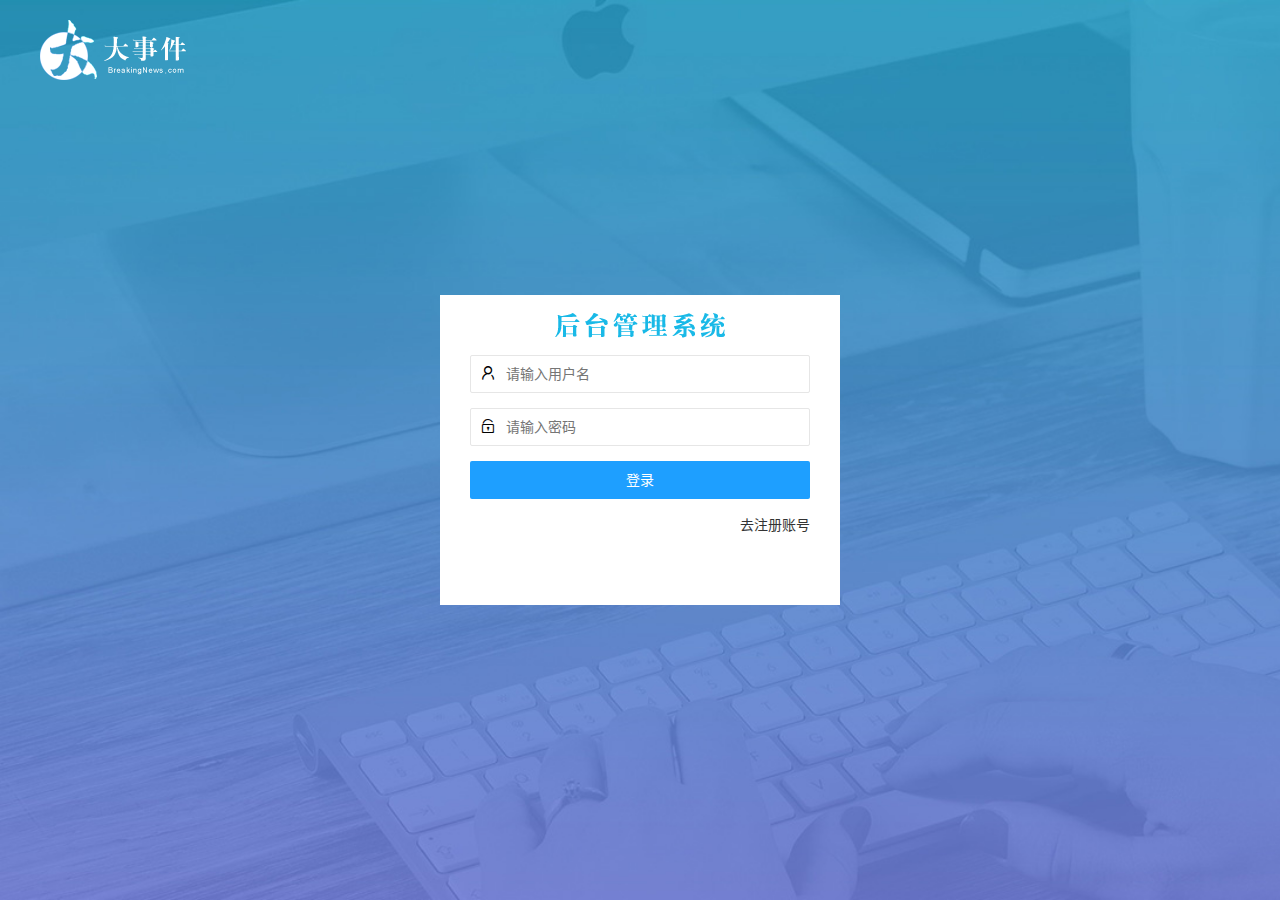
<file: index.html>
<script>
    // 身份认证
    if (localStorage.getItem('token') === null) {
        location.href = '/login.html'
    }
</script>
<!DOCTYPE html>
<html>

<head>
    <meta charset="utf-8">
    <meta name="viewport" content="width=device-width, initial-scale=1, maximum-scale=1">
    <title>大事件-后台首页</title>
    <link rel="stylesheet" href="/assets/lib/layui/css/layui.css">
    <link rel="stylesheet" href="/assets/css/index.css">
</head>

<body class="layui-layout-body">
    <div class="layui-layout layui-layout-admin">
        <div class="layui-header">
            <div class="layui-logo">
                <img src="/assets/images/logo.png" alt="">
            </div>
            <!-- 头部区域（可配合layui已有的水平导航） -->

            <ul class="layui-nav layui-layout-right">
                <li class="layui-nav-item">
                    <a href="javascript:;" class="info">
                        <span class="avator top">x</span>
                        <img src="" class="layui-nav-img">
                        个人中心
                    </a>
                    <dl class="layui-nav-child">
                        <dd><a href="">基本资料</a></dd>
                        <dd><a href="">更换头像</a></dd>
                        <dd><a href="">重置密码</a></dd>
                    </dl>
                </li>
                <li class="layui-nav-item logout">
                    <i class="layui-icon layui-icon-logout"></i>
                    <a href="javascript:;">退出</a>
                </li>
            </ul>
        </div>

        <div class="layui-side layui-bg-black">
            <div class="layui-side-scroll">
                <!-- 左侧导航区域（可配合layui已有的垂直导航） -->
                <ul class="layui-nav layui-nav-tree" lay-filter="test" lay-shrink="all">
                    <div class="info">
                        <span class="avator">B</span>
                        <img src="" class="layui-nav-img"></img>
                        欢迎&nbsp;&nbsp;<span class="username"></span>
                    </div>
                    <li class="layui-nav-item layui-this">
                        <a href="/home/dashboard.html" target="fm"><span class="iconfont">&#xe6a9;</span>首页</a>
                    </li>
                    <li class="layui-nav-item">
                        <a class="" href="javascript:;"><span class="iconfont">&#xe615;</span>文章管理</a>
                        <dl class="layui-nav-child">
                            <dd><a href="/article/category.html" target="fm"><i
                                        class="layui-icon layui-icon-app"></i>文章类别</a>
                            </dd>
                            <dd><a href="/article/article.html" target="fm"><i
                                        class="layui-icon layui-icon-app"></i>文章列表</a>
                            </dd>
                            <dd><a href="/article/publish.html" target="fm"><i
                                        class="layui-icon layui-icon-app"></i>发表文章</a>
                            </dd>
                        </dl>
                    </li>
                    <li class="layui-nav-item">
                        <a href="javascript:;"><span class="iconfont">&#xe614;</span>个人中心</a>
                        <dl class="layui-nav-child">
                            <dd><a href="/user/userinfo.html" target="fm"><i
                                        class="layui-icon layui-icon-app"></i>基本资料</a>
                            </dd>
                            <dd><a href="/user/avator.html" target="fm"><i
                                        class="layui-icon layui-icon-app"></i>更换头像</a>
                            </dd>
                            <dd><a href="/user/repwd.html" target="fm"><i class="layui-icon layui-icon-app"></i>重置密码</a>
                            </dd>
                        </dl>
                    </li>
                </ul>
            </div>
        </div>

        <div class="layui-body">
            <!-- 内容主体区域 -->
            <iframe src="/home/dashboard.html" name="fm" frameborder="0"></iframe>
        </div>

        <div class="layui-footer">
            <!-- 底部固定区域 -->

        </div>
    </div>
    <script src="/assets/lib/layui/layui.all.js"></script>
    <script src="/assets/lib/jquery.js"></script>
    <script src="/assets/js/common.js"></script>
    <script src="/assets/js/index.js"></script>

</body>

</html>
</file>
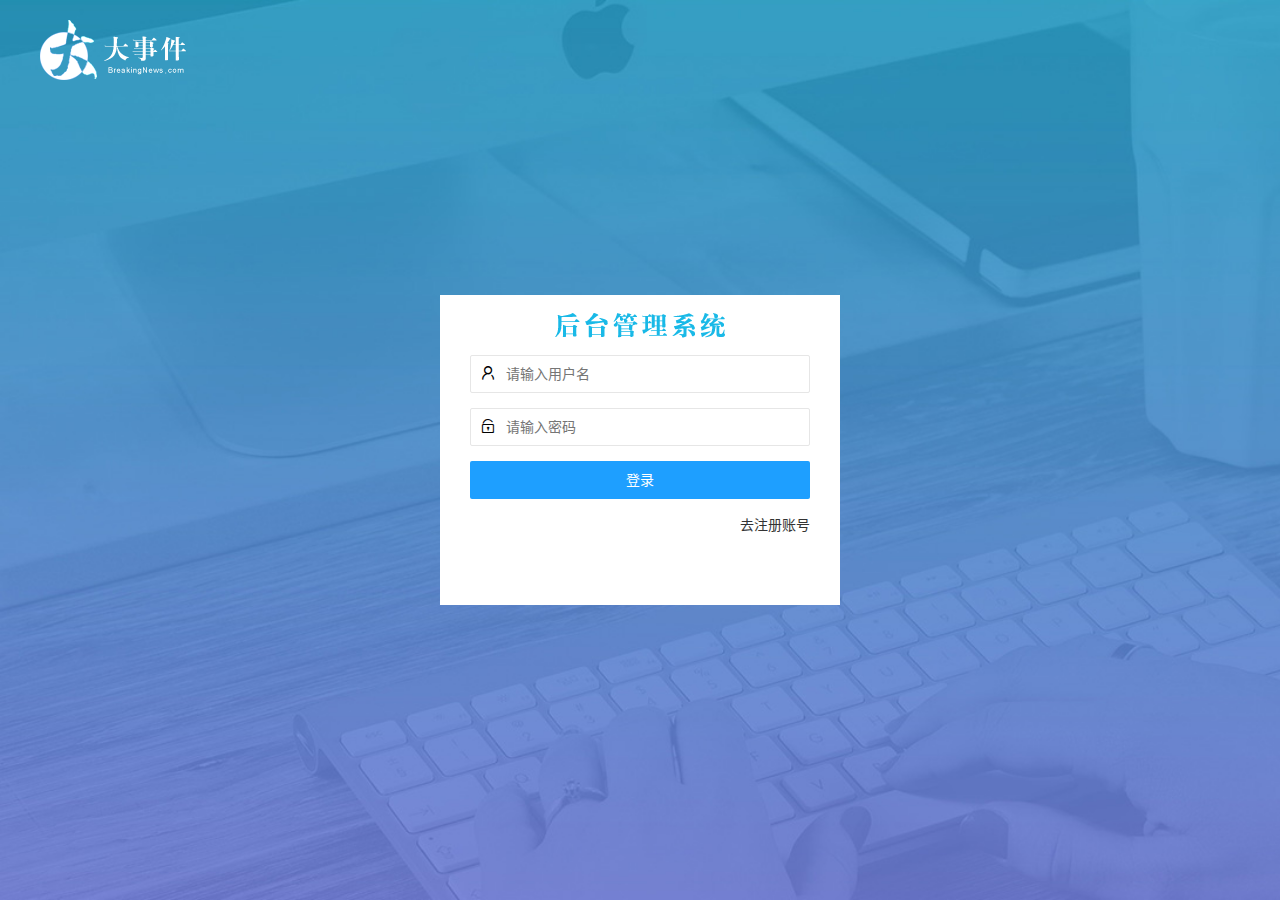
<file: login.html>
<!DOCTYPE html>
<html lang="zh-CN">

<head>
    <meta charset="UTF-8">
    <meta name="viewport" content="width=device-width, initial-scale=1.0">
    <title>大事件</title>
    <!-- 加载css文件 -->
    <link rel="stylesheet" href="/assets/lib/layui/css/layui.css">
    <link rel="stylesheet" href="/assets/css/login.css">

</head>

<body>

    <div class="logo">
        <img src="./assets/images/logo.png" alt="">
    </div>
    <!-- 登录 -->
    <div class="login">
        <div class="title"></div>
        <form class="layui-form" action="">
            <div class="layui-form-item">
                <i class="layui-icon layui-icon-username"></i>
                <input type="text" name="username" required lay-verify="required" placeholder="请输入用户名"
                    autocomplete="off" class="layui-input">
            </div>
            <div class="layui-form-item">
                <i class="layui-icon layui-icon-password"></i>
                <input type="password" name="password" required lay-verify="required" placeholder="请输入密码"
                    autocomplete="off" class="layui-input">
            </div>
            <div class="layui-form-item">
                <button class="layui-btn layui-btn-fluid layui-bg-blue" lay-submit lay-filter="formDemo">登录</button>
            </div>
            <a href="javascript:;">去注册账号</a>
        </form>
    </div>
    <!-- 注册 -->
    <div class="register">
        <div class="title"></div>
        <form class="layui-form" action="">
            <div class="layui-form-item">
                <i class="layui-icon layui-icon-username"></i>
                <input type="text" name="username" required lay-verify="required" placeholder="请输入用户名"
                    autocomplete="off" class="layui-input">
            </div>
            <div class="layui-form-item">
                <i class="layui-icon layui-icon-password"></i>
                <input type="password" name="password" required lay-verify="required|pwd" placeholder="请输入密码"
                    autocomplete="off" class="layui-input pwd">
            </div>
            <div class="layui-form-item">
                <i class="layui-icon layui-icon-password"></i>
                <input type="password" required lay-verify="required|repwd" placeholder="请确认密码" autocomplete="off"
                    class="layui-input repwd">
            </div>
            <div class="layui-form-item">
                <button class="layui-btn layui-btn-fluid layui-bg-blue" lay-submit lay-filter="formDemo">注册</button>
            </div>
            <a href="javascript:;">去登录</a>
        </form>
    </div>

    <!-- 加载js文件 -->
    <script src="/assets/lib/jquery.js"></script>
    <script src="/assets/lib/layui/layui.all.js"></script>
    <script src="/assets/js/common.js"></script>
    <script src="/assets/js/login.js"></script>
</body>

</html>
</file>
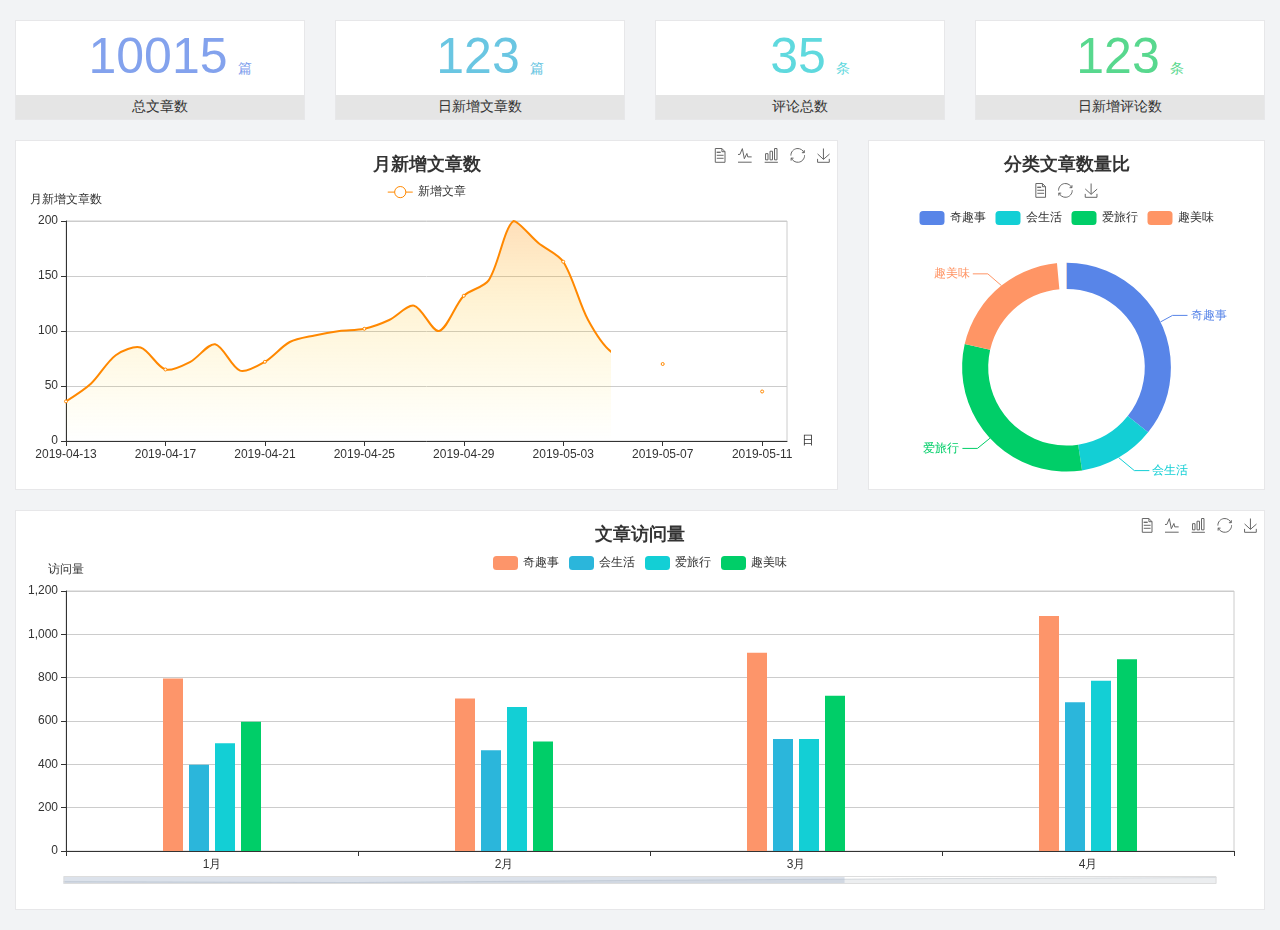
<file: home/dashboard.html>
<!DOCTYPE html>
<html lang="en">

<head>
  <meta charset="UTF-8">
  <meta name="viewport" content="width=device-width, initial-scale=1.0">
  <meta http-equiv="X-UA-Compatible" content="ie=edge">
  <title>图表统计</title>
  <link rel="stylesheet" href="../../assets/lib/bootstrap.css" />
  <link rel="stylesheet" href="../../assets/lib/main.css" />
  <script src="../../assets/lib/jquery.js"></script>
  <script type="text/javascript" src="../../assets/lib/echarts.min.js"></script>
</head>

<body>
  <div class="container-fluid">
    <div class="row spannel_list">
      <div class="col-sm-3 col-xs-6">
        <div class="spannel">
          <em>10015</em><span>篇</span>
          <b>总文章数</b>
        </div>
      </div>
      <div class="col-sm-3 col-xs-6">
        <div class="spannel scolor01">
          <em>123</em><span>篇</span>
          <b>日新增文章数</b>
        </div>
      </div>
      <div class="col-sm-3 col-xs-6">
        <div class="spannel scolor02">
          <em>35</em><span>条</span>
          <b>评论总数</b>
        </div>
      </div>
      <div class="col-sm-3 col-xs-6">
        <div class="spannel scolor03">
          <em>123</em><span>条</span>
          <b>日新增评论数</b>
        </div>
      </div>
    </div>
  </div>

  <div class="container-fluid">
    <div class="row curve-pie">
      <div class="col-lg-8 col-md-8">
        <div class="gragh_pannel" id="curve_show"></div>
      </div>
      <div class="col-lg-4 col-md-4">
        <div class="gragh_pannel" id="pie_show"></div>
      </div>
    </div>
  </div>

  <div class="container-fluid">
    <div class="column_pannel" id="column_show"></div>
  </div>

  <script>
    var oChart = echarts.init(document.getElementById('curve_show'));
    var aList_all = [
      { 'count': 36, 'date': '2019-04-13' },
      { 'count': 52, 'date': '2019-04-14' },
      { 'count': 78, 'date': '2019-04-15' },
      { 'count': 85, 'date': '2019-04-16' },
      { 'count': 65, 'date': '2019-04-17' },
      { 'count': 72, 'date': '2019-04-18' },
      { 'count': 88, 'date': '2019-04-19' },
      { 'count': 64, 'date': '2019-04-20' },
      { 'count': 72, 'date': '2019-04-21' },
      { 'count': 90, 'date': '2019-04-22' },
      { 'count': 96, 'date': '2019-04-23' },
      { 'count': 100, 'date': '2019-04-24' },
      { 'count': 102, 'date': '2019-04-25' },
      { 'count': 110, 'date': '2019-04-26' },
      { 'count': 123, 'date': '2019-04-27' },
      { 'count': 100, 'date': '2019-04-28' },
      { 'count': 132, 'date': '2019-04-29' },
      { 'count': 146, 'date': '2019-04-30' },
      { 'count': 200, 'date': '2019-05-01' },
      { 'count': 180, 'date': '2019-05-02' },
      { 'count': 163, 'date': '2019-05-03' },
      { 'count': 110, 'date': '2019-05-04' },
      { 'count': 80, 'date': '2019-05-05' },
      { 'count': 82, 'date': '2019-05-06' },
      { 'count': 70, 'date': '2019-05-07' },
      { 'count': 65, 'date': '2019-05-08' },
      { 'count': 54, 'date': '2019-05-09' },
      { 'count': 40, 'date': '2019-05-10' },
      { 'count': 45, 'date': '2019-05-11' },
      { 'count': 38, 'date': '2019-05-12' },
    ];

    let aCount = [];
    let aDate = [];

    for (var i = 0; i < aList_all.length; i++) {
      aCount.push(aList_all[i].count);
      aDate.push(aList_all[i].date);
    }

    var chartopt = {
      title: {
        text: '月新增文章数',
        left: 'center',
        top: '10'
      },
      tooltip: {
        trigger: 'axis'
      },
      legend: {
        data: ['新增文章'],
        top: '40'
      },
      toolbox: {
        show: true,
        feature: {
          mark: { show: true },
          dataView: { show: true, readOnly: false },
          magicType: { show: true, type: ['line', 'bar'] },
          restore: { show: true },
          saveAsImage: { show: true }
        }
      },
      calculable: true,
      xAxis: [
        {
          name: '日',
          type: 'category',
          boundaryGap: false,
          data: aDate
        }
      ],
      yAxis: [
        {
          name: '月新增文章数',
          type: 'value'
        }
      ],
      series: [
        {
          name: '新增文章',
          type: 'line',
          smooth: true,
          itemStyle: { normal: { areaStyle: { type: 'default' }, color: '#f80' }, lineStyle: { color: '#f80' } },
          data: aCount
        }],
      areaStyle: {
        normal: {
          color: new echarts.graphic.LinearGradient(0, 0, 0, 1, [{
            offset: 0,
            color: 'rgba(255,136,0,0.39)'
          }, {
            offset: .34,
            color: 'rgba(255,180,0,0.25)'
          }, {
            offset: 1,
            color: 'rgba(255,222,0,0.00)'
          }])

        }
      },
      grid: {
        show: true,
        x: 50,
        x2: 50,
        y: 80,
        height: 220
      }
    };

    oChart.setOption(chartopt);


    var oPie = echarts.init(document.getElementById('pie_show'));
    var oPieopt =
    {
      title: {
        top: 10,
        text: '分类文章数量比',
        x: 'center'
      },
      tooltip: {
        trigger: 'item',
        formatter: "{a} <br/>{b} : {c} ({d}%)"
      },
      color: ['#5885e8', '#13cfd5', '#00ce68', '#ff9565'],
      legend: {
        x: 'center',
        top: 65,
        data: ['奇趣事', '会生活', '爱旅行', '趣美味']
      },
      toolbox: {
        show: true,
        x: 'center',
        top: 35,
        feature: {
          mark: { show: true },
          dataView: { show: true, readOnly: false },
          magicType: {
            show: true,
            type: ['pie', 'funnel'],
            option: {
              funnel: {
                x: '25%',
                width: '50%',
                funnelAlign: 'left',
                max: 1548
              }
            }
          },
          restore: { show: true },
          saveAsImage: { show: true }
        }
      },
      calculable: true,
      series: [
        {
          name: '访问来源',
          type: 'pie',
          radius: ['45%', '60%'],
          center: ['50%', '65%'],
          data: [
            { value: 300, name: '奇趣事' },
            { value: 100, name: '会生活' },
            { value: 260, name: '爱旅行' },
            { value: 180, name: '趣美味' }
          ]
        }
      ]
    };
    oPie.setOption(oPieopt);



    var oColumn = this.echarts.init(document.getElementById('column_show'));
    var oColumnopt =
    {
      title: {
        text: '文章访问量',
        left: 'center',
        top: '10'
      },
      tooltip: {
        trigger: 'axis'
      },
      legend: {
        data: ['奇趣事', '会生活', '爱旅行', '趣美味'],
        top: '40'
      },
      toolbox: {
        show: true,
        feature: {
          mark: { show: true },
          dataView: { show: true, readOnly: false },
          magicType: { show: true, type: ['line', 'bar'] },
          restore: { show: true },
          saveAsImage: { show: true }
        }
      },
      calculable: true,
      xAxis: [
        {
          type: 'category',
          data: ['1月', '2月', '3月', '4月', '5月']
        }
      ],
      yAxis: [
        {
          name: '访问量',
          type: 'value'
        }
      ],
      series: [
        {
          name: '奇趣事',
          type: 'bar',
          barWidth: 20,
          itemStyle: {
            normal: { areaStyle: { type: 'default' }, color: '#fd956a' }
          },
          data: [800, 708, 920, 1090, 1200]
        },
        {
          name: '会生活',
          type: 'bar',
          barWidth: 20,
          itemStyle: {
            normal: { areaStyle: { type: 'default' }, color: '#2bb6db' }
          },
          data: [400, 468, 520, 690, 800]
        },
        {
          name: '爱旅行',
          type: 'bar',
          barWidth: 20,
          itemStyle: {
            normal: { areaStyle: { type: 'default' }, color: '#13cfd5' }
          },
          data: [500, 668, 520, 790, 900]
        },
        {
          name: '趣美味',
          type: 'bar',
          barWidth: 20,
          itemStyle: {
            normal: { areaStyle: { type: 'default' }, color: '#00ce68' }
          },
          data: [600, 508, 720, 890, 1000]
        }
      ],
      grid: {
        show: true,
        x: 50,
        x2: 30,
        y: 80,
        height: 260
      },
      dataZoom: [//给x轴设置滚动条
        {
          start: 0,//默认为0
          end: 100 - 1000 / 31,//默认为100
          type: 'slider',
          show: true,
          xAxisIndex: [0],
          handleSize: 0,//滑动条的 左右2个滑动条的大小
          height: 8,//组件高度
          left: 45, //左边的距离
          right: 50,//右边的距离
          bottom: 26,//右边的距离
          handleColor: '#ddd',//h滑动图标的颜色
          handleStyle: {
            borderColor: "#cacaca",
            borderWidth: "1",
            shadowBlur: 2,
            background: "#ddd",
            shadowColor: "#ddd",
          }
        }]
    };
    oColumn.setOption(oColumnopt);
  </script>
</body>

</html>
</file>
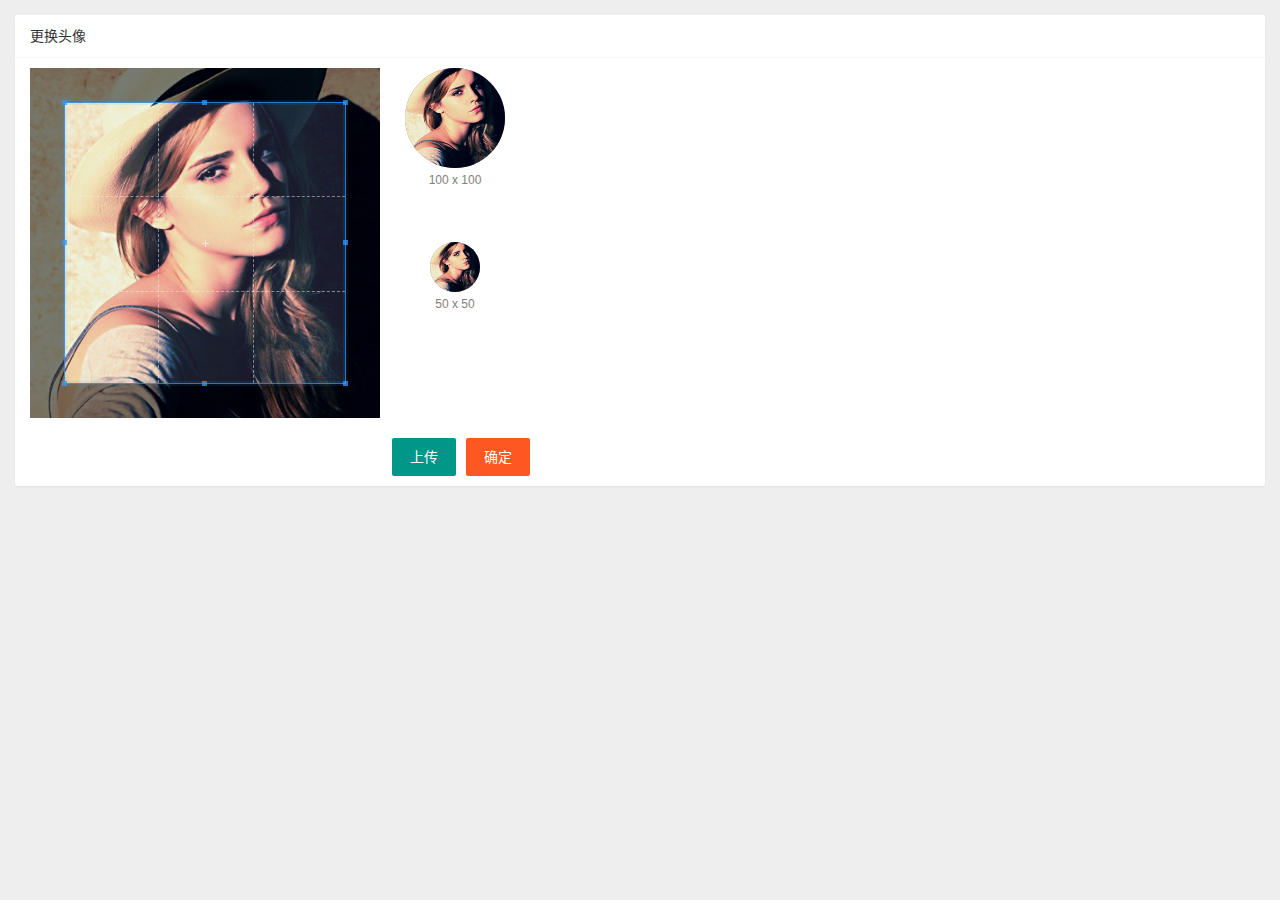
<file: user/avator.html>
<!DOCTYPE html>
<html lang="zh-CN">

<head>
    <meta charset="UTF-8">
    <meta name="viewport" content="width=device-width, initial-scale=1.0">
    <title>更换头像</title>
    <link rel="stylesheet" href="/assets/lib/layui/css/layui.css">
    <link rel="stylesheet" href="/assets/lib/cropper/cropper.css">
    <link rel="stylesheet" href="/assets/css/card.css">
    <link rel="stylesheet" href="/assets/css/user/avator.css">

</head>

<body>
    <div class="layui-card">
        <div class="layui-card-header">更换头像</div>
        <div class="layui-card-body">
            <!-- 第一行的图片裁剪和预览区域 -->
            <div class="row1">
                <!-- 图片裁剪区域 -->
                <div class="cropper-box">
                    <!-- 这个 img 标签很重要，将来会把它初始化为裁剪区域 -->
                    <img id="image" src="/assets/images/sample.jpg" />
                </div>
                <!-- 图片的预览区域 -->
                <div class="preview-box">
                    <div>
                        <!-- 宽高为 100px 的预览区域 -->
                        <div class="img-preview w100"></div>
                        <p class="size">100 x 100</p>
                    </div>
                    <div>
                        <!-- 宽高为 50px 的预览区域 -->
                        <div class="img-preview w50"></div>
                        <p class="size">50 x 50</p>
                    </div>
                </div>
            </div>

            <!-- 第二行的按钮区域 -->
            <div class="row2">
                <input type="file" id="file" accept="image/*" style="display: none;" />
                <button type="button" class="layui-btn upload">上传</button>
                <button type="button" class="layui-btn layui-btn-danger reAvator">确定</button>
            </div>
        </div>
    </div>

    <script src="/assets/lib/layui/layui.all.js"></script>
    <script src="/assets/lib/jquery.js"></script>
    <script src="/assets/lib/cropper/Cropper.js"></script>
    <script src="/assets/lib/cropper/jquery-cropper.js"></script>
    <script src="/assets/js/common.js"></script>
    <script src="/assets/js/user/avator.js"></script>
</body>

</html>
</file>
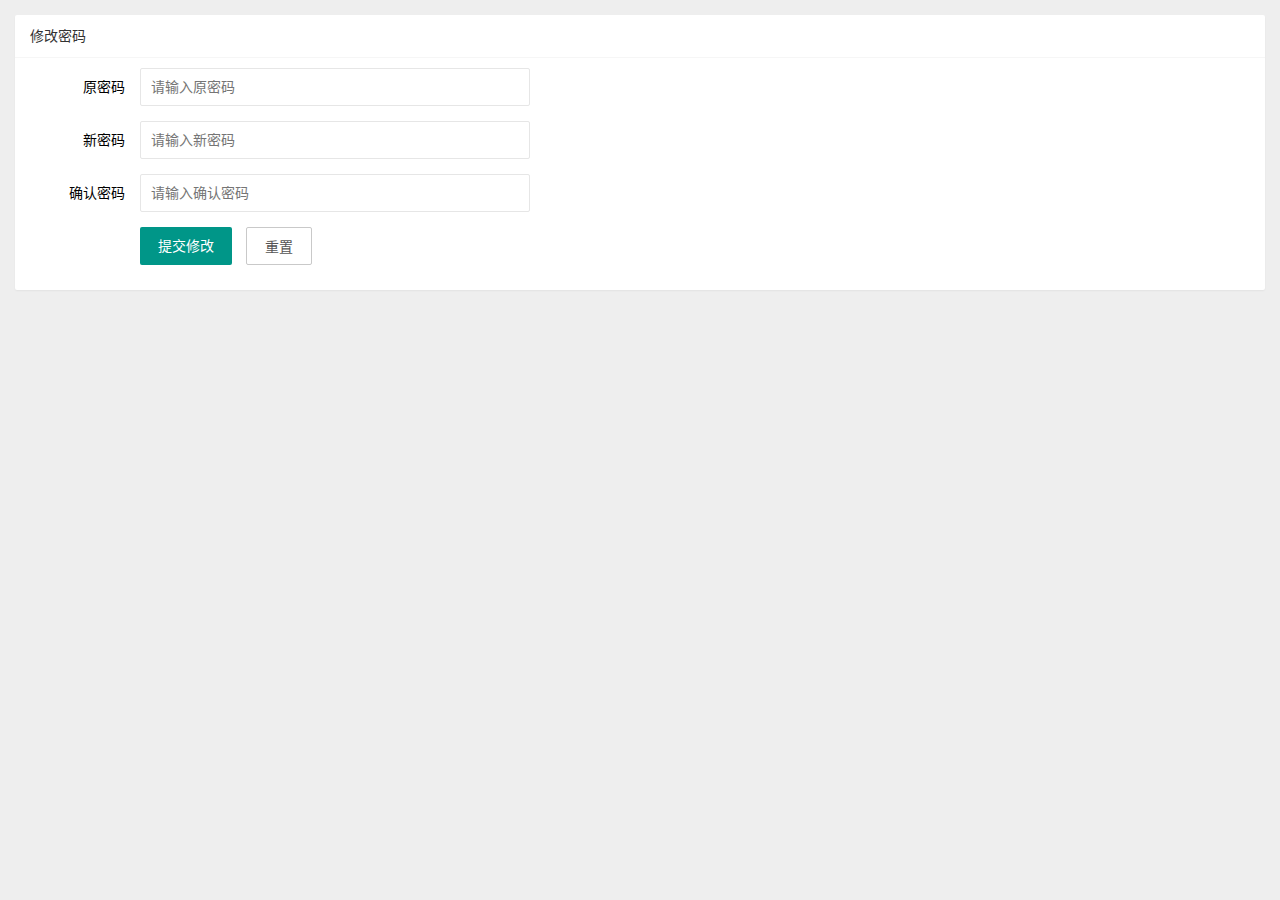
<file: user/repwd.html>
<!DOCTYPE html>
<html lang="zh-CN">

<head>
    <meta charset="UTF-8">
    <meta name="viewport" content="width=device-width, initial-scale=1.0">
    <title>修改密码</title>
    <link rel="stylesheet" href="/assets/lib/layui/css/layui.css">
    <link rel="stylesheet" href="/assets/css/card.css">
    <link rel="stylesheet" href="/assets/css/user/repwd.css">
</head>

<body>
    <div class="layui-card">
        <div class="layui-card-header">修改密码</div>
        <div class="layui-card-body">
            <form class="layui-form" action="" lay-filter="formTest">
                <div class="layui-form-item">
                    <label class="layui-form-label">原密码</label>
                    <div class="layui-input-block">
                        <input type="password" name="oldPwd" required lay-verify="required|pwd" placeholder="请输入原密码"
                            autocomplete="off" class="layui-input">
                    </div>
                </div>
                <div class="layui-form-item">
                    <label class="layui-form-label">新密码</label>
                    <div class="layui-input-block">
                        <input type="password" name="newPwd" required lay-verify="required|pwd|diff"
                            placeholder="请输入新密码" autocomplete="off" class="layui-input">
                    </div>
                </div>
                <div class="layui-form-item">
                    <label class="layui-form-label">确认密码</label>
                    <div class="layui-input-block">
                        <input type="password" name="rePwd" required lay-verify="required|pwd|same"
                            placeholder="请输入确认密码" autocomplete="off" class="layui-input">
                    </div>
                </div>
                <div class="layui-form-item">
                    <div class="layui-input-block">
                        <input type="hidden" name="id">
                        <button class="layui-btn" lay-submit lay-filter="formDemo">提交修改</button>
                        <button type="reset" class="layui-btn layui-btn-primary reset">重置</button>
                    </div>
                </div>
            </form>
        </div>
    </div>

    <script src="/assets/lib/layui/layui.all.js"></script>
    <script src="/assets/lib/jquery.js"></script>
    <script src="/assets/js/common.js"></script>
    <script src="/assets/js/user/repwd.js"></script>
</body>

</html>
</file>
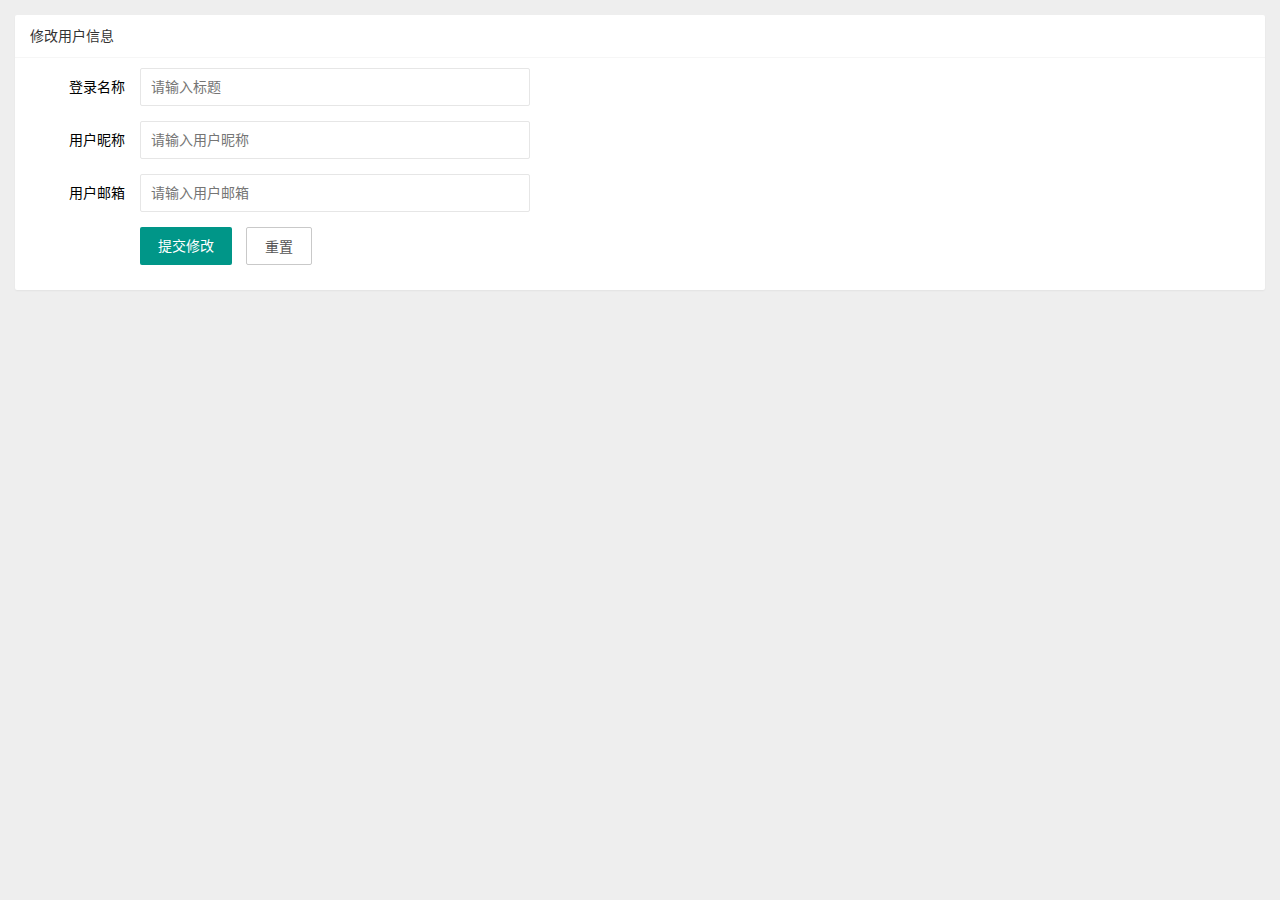
<file: user/userinfo.html>
<!DOCTYPE html>
<html lang="zh-CN">

<head>
    <meta charset="UTF-8">
    <meta name="viewport" content="width=device-width, initial-scale=1.0">
    <title>修改用户信息</title>
    <link rel="stylesheet" href="/assets/lib/layui/css/layui.css">
    <link rel="stylesheet" href="/assets/css/card.css">
    <link rel="stylesheet" href="/assets/css/user/userinfo.css">
</head>

<body>
    <div class="layui-card">
        <div class="layui-card-header">修改用户信息</div>
        <div class="layui-card-body">
            <form class="layui-form" action="" lay-filter="formTest">
                <div class="layui-form-item">
                    <label class="layui-form-label">登录名称</label>
                    <div class="layui-input-block">
                        <input type="text" name="username" disabled required lay-verify="required" placeholder="请输入标题"
                            autocomplete="off" class="layui-input">
                    </div>
                </div>
                <div class="layui-form-item">
                    <label class="layui-form-label">用户昵称</label>
                    <div class="layui-input-block">
                        <input type="text" name="nickname" required lay-verify="required" placeholder="请输入用户昵称"
                            autocomplete="off" class="layui-input">
                    </div>
                </div>
                <div class="layui-form-item">
                    <label class="layui-form-label">用户邮箱</label>
                    <div class="layui-input-block">
                        <input type="text" name="email" required lay-verify="required" placeholder="请输入用户邮箱"
                            autocomplete="off" class="layui-input">
                    </div>
                </div>
                <div class="layui-form-item">
                    <div class="layui-input-block">
                        <input type="hidden" name="id">
                        <button class="layui-btn" lay-submit lay-filter="formDemo">提交修改</button>
                        <button type="reset" class="layui-btn layui-btn-primary reset">重置</button>
                    </div>
                </div>
            </form>
        </div>
    </div>

    <script src="/assets/lib/layui/layui.all.js"></script>
    <script src="/assets/lib/jquery.js"></script>
    <script src="/assets/js/common.js"></script>
    <script src="/assets/js/user/userinfo.js"></script>
</body>

</html>
</file>
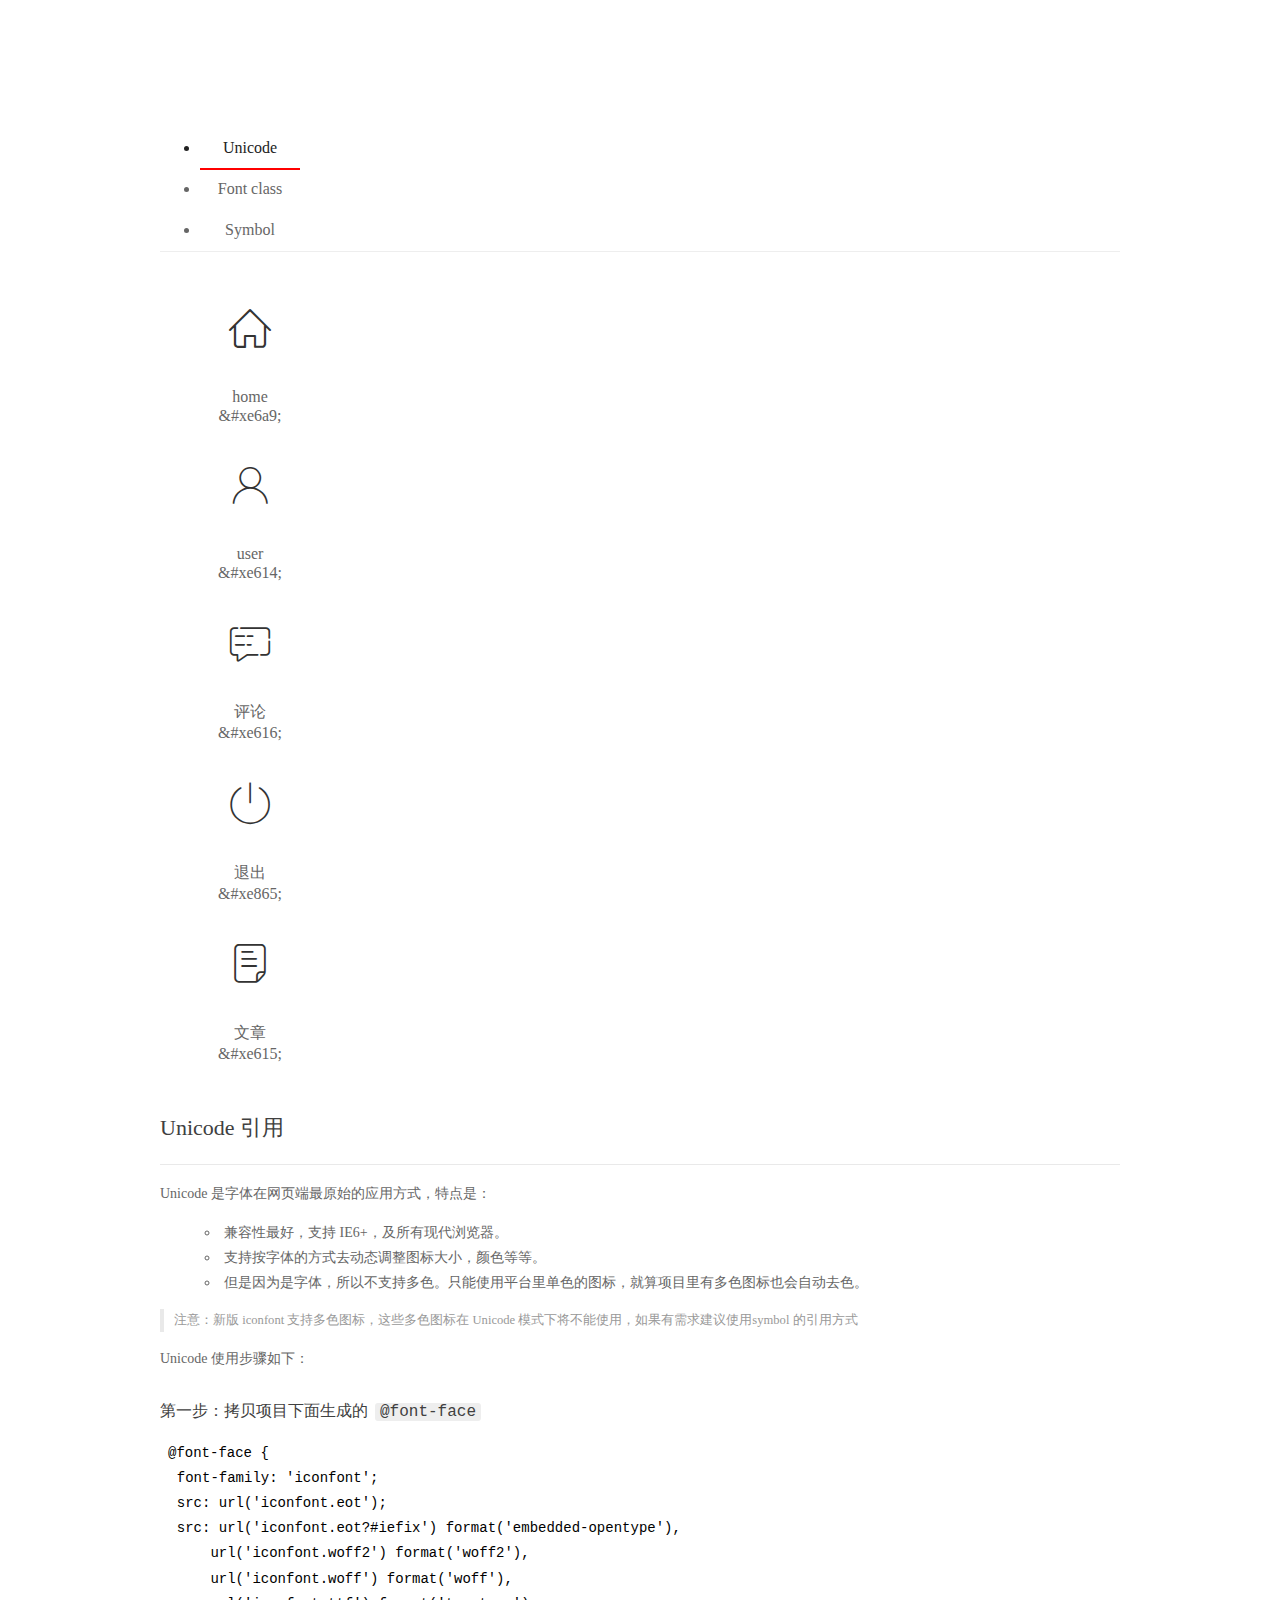
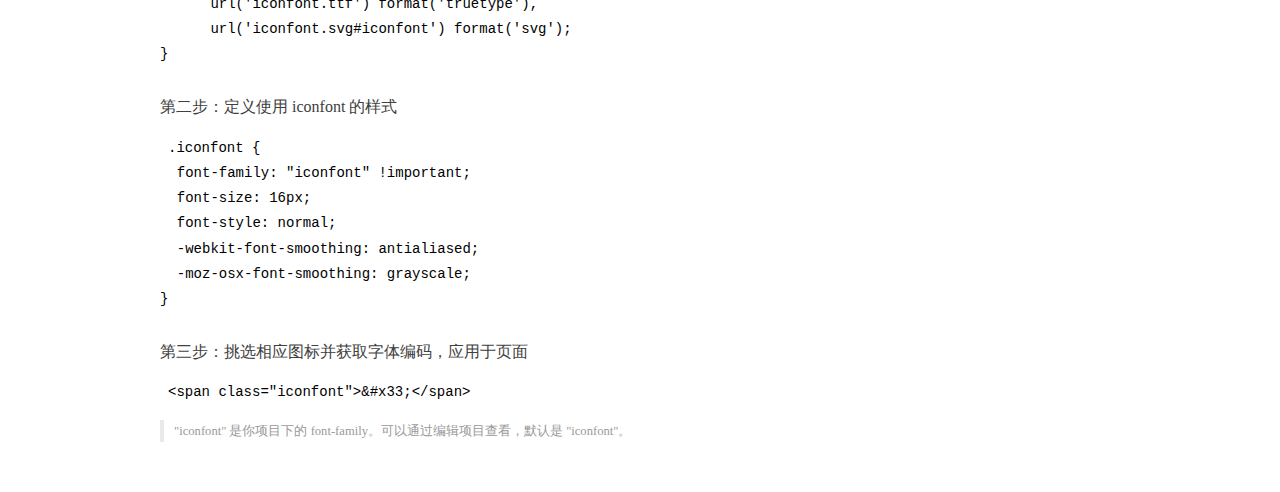
<file: assets/fonts/demo_index.html>
<!DOCTYPE html>
<html>
<head>
  <meta charset="utf-8"/>
  <title>IconFont Demo</title>
  <link rel="shortcut icon" href="https://gtms04.alicdn.com/tps/i4/TB1_oz6GVXXXXaFXpXXJDFnIXXX-64-64.ico" type="image/x-icon"/>
  <link rel="stylesheet" href="https://g.alicdn.com/thx/cube/1.3.2/cube.min.css">
  <link rel="stylesheet" href="demo.css">
  <link rel="stylesheet" href="iconfont.css">
  <script src="iconfont.js"></script>
  <!-- jQuery -->
  <script src="https://a1.alicdn.com/oss/uploads/2018/12/26/7bfddb60-08e8-11e9-9b04-53e73bb6408b.js"></script>
  <!-- 代码高亮 -->
  <script src="https://a1.alicdn.com/oss/uploads/2018/12/26/a3f714d0-08e6-11e9-8a15-ebf944d7534c.js"></script>
</head>
<body>
  <div class="main">
    <h1 class="logo"><a href="https://www.iconfont.cn/" title="iconfont 首页" target="_blank">&#xe86b;</a></h1>
    <div class="nav-tabs">
      <ul id="tabs" class="dib-box">
        <li class="dib active"><span>Unicode</span></li>
        <li class="dib"><span>Font class</span></li>
        <li class="dib"><span>Symbol</span></li>
      </ul>
      
    </div>
    <div class="tab-container">
      <div class="content unicode" style="display: block;">
          <ul class="icon_lists dib-box">
          
            <li class="dib">
              <span class="icon iconfont">&#xe6a9;</span>
                <div class="name">home</div>
                <div class="code-name">&amp;#xe6a9;</div>
              </li>
          
            <li class="dib">
              <span class="icon iconfont">&#xe614;</span>
                <div class="name">user</div>
                <div class="code-name">&amp;#xe614;</div>
              </li>
          
            <li class="dib">
              <span class="icon iconfont">&#xe616;</span>
                <div class="name">评论</div>
                <div class="code-name">&amp;#xe616;</div>
              </li>
          
            <li class="dib">
              <span class="icon iconfont">&#xe865;</span>
                <div class="name">退出</div>
                <div class="code-name">&amp;#xe865;</div>
              </li>
          
            <li class="dib">
              <span class="icon iconfont">&#xe615;</span>
                <div class="name">文章</div>
                <div class="code-name">&amp;#xe615;</div>
              </li>
          
          </ul>
          <div class="article markdown">
          <h2 id="unicode-">Unicode 引用</h2>
          <hr>

          <p>Unicode 是字体在网页端最原始的应用方式，特点是：</p>
          <ul>
            <li>兼容性最好，支持 IE6+，及所有现代浏览器。</li>
            <li>支持按字体的方式去动态调整图标大小，颜色等等。</li>
            <li>但是因为是字体，所以不支持多色。只能使用平台里单色的图标，就算项目里有多色图标也会自动去色。</li>
          </ul>
          <blockquote>
            <p>注意：新版 iconfont 支持多色图标，这些多色图标在 Unicode 模式下将不能使用，如果有需求建议使用symbol 的引用方式</p>
          </blockquote>
          <p>Unicode 使用步骤如下：</p>
          <h3 id="-font-face">第一步：拷贝项目下面生成的 <code>@font-face</code></h3>
<pre><code class="language-css"
>@font-face {
  font-family: 'iconfont';
  src: url('iconfont.eot');
  src: url('iconfont.eot?#iefix') format('embedded-opentype'),
      url('iconfont.woff2') format('woff2'),
      url('iconfont.woff') format('woff'),
      url('iconfont.ttf') format('truetype'),
      url('iconfont.svg#iconfont') format('svg');
}
</code></pre>
          <h3 id="-iconfont-">第二步：定义使用 iconfont 的样式</h3>
<pre><code class="language-css"
>.iconfont {
  font-family: "iconfont" !important;
  font-size: 16px;
  font-style: normal;
  -webkit-font-smoothing: antialiased;
  -moz-osx-font-smoothing: grayscale;
}
</code></pre>
          <h3 id="-">第三步：挑选相应图标并获取字体编码，应用于页面</h3>
<pre>
<code class="language-html"
>&lt;span class="iconfont"&gt;&amp;#x33;&lt;/span&gt;
</code></pre>
          <blockquote>
            <p>"iconfont" 是你项目下的 font-family。可以通过编辑项目查看，默认是 "iconfont"。</p>
          </blockquote>
          </div>
      </div>
      <div class="content font-class">
        <ul class="icon_lists dib-box">
          
          <li class="dib">
            <span class="icon iconfont icon-home"></span>
            <div class="name">
              home
            </div>
            <div class="code-name">.icon-home
            </div>
          </li>
          
          <li class="dib">
            <span class="icon iconfont icon-user"></span>
            <div class="name">
              user
            </div>
            <div class="code-name">.icon-user
            </div>
          </li>
          
          <li class="dib">
            <span class="icon iconfont icon-pinglun"></span>
            <div class="name">
              评论
            </div>
            <div class="code-name">.icon-pinglun
            </div>
          </li>
          
          <li class="dib">
            <span class="icon iconfont icon-tuichu"></span>
            <div class="name">
              退出
            </div>
            <div class="code-name">.icon-tuichu
            </div>
          </li>
          
          <li class="dib">
            <span class="icon iconfont icon-16"></span>
            <div class="name">
              文章
            </div>
            <div class="code-name">.icon-16
            </div>
          </li>
          
        </ul>
        <div class="article markdown">
        <h2 id="font-class-">font-class 引用</h2>
        <hr>

        <p>font-class 是 Unicode 使用方式的一种变种，主要是解决 Unicode 书写不直观，语意不明确的问题。</p>
        <p>与 Unicode 使用方式相比，具有如下特点：</p>
        <ul>
          <li>兼容性良好，支持 IE8+，及所有现代浏览器。</li>
          <li>相比于 Unicode 语意明确，书写更直观。可以很容易分辨这个 icon 是什么。</li>
          <li>因为使用 class 来定义图标，所以当要替换图标时，只需要修改 class 里面的 Unicode 引用。</li>
          <li>不过因为本质上还是使用的字体，所以多色图标还是不支持的。</li>
        </ul>
        <p>使用步骤如下：</p>
        <h3 id="-fontclass-">第一步：引入项目下面生成的 fontclass 代码：</h3>
<pre><code class="language-html">&lt;link rel="stylesheet" href="./iconfont.css"&gt;
</code></pre>
        <h3 id="-">第二步：挑选相应图标并获取类名，应用于页面：</h3>
<pre><code class="language-html">&lt;span class="iconfont icon-xxx"&gt;&lt;/span&gt;
</code></pre>
        <blockquote>
          <p>"
            iconfont" 是你项目下的 font-family。可以通过编辑项目查看，默认是 "iconfont"。</p>
        </blockquote>
      </div>
      </div>
      <div class="content symbol">
          <ul class="icon_lists dib-box">
          
            <li class="dib">
                <svg class="icon svg-icon" aria-hidden="true">
                  <use xlink:href="#icon-home"></use>
                </svg>
                <div class="name">home</div>
                <div class="code-name">#icon-home</div>
            </li>
          
            <li class="dib">
                <svg class="icon svg-icon" aria-hidden="true">
                  <use xlink:href="#icon-user"></use>
                </svg>
                <div class="name">user</div>
                <div class="code-name">#icon-user</div>
            </li>
          
            <li class="dib">
                <svg class="icon svg-icon" aria-hidden="true">
                  <use xlink:href="#icon-pinglun"></use>
                </svg>
                <div class="name">评论</div>
                <div class="code-name">#icon-pinglun</div>
            </li>
          
            <li class="dib">
                <svg class="icon svg-icon" aria-hidden="true">
                  <use xlink:href="#icon-tuichu"></use>
                </svg>
                <div class="name">退出</div>
                <div class="code-name">#icon-tuichu</div>
            </li>
          
            <li class="dib">
                <svg class="icon svg-icon" aria-hidden="true">
                  <use xlink:href="#icon-16"></use>
                </svg>
                <div class="name">文章</div>
                <div class="code-name">#icon-16</div>
            </li>
          
          </ul>
          <div class="article markdown">
          <h2 id="symbol-">Symbol 引用</h2>
          <hr>

          <p>这是一种全新的使用方式，应该说这才是未来的主流，也是平台目前推荐的用法。相关介绍可以参考这篇<a href="">文章</a>
            这种用法其实是做了一个 SVG 的集合，与另外两种相比具有如下特点：</p>
          <ul>
            <li>支持多色图标了，不再受单色限制。</li>
            <li>通过一些技巧，支持像字体那样，通过 <code>font-size</code>, <code>color</code> 来调整样式。</li>
            <li>兼容性较差，支持 IE9+，及现代浏览器。</li>
            <li>浏览器渲染 SVG 的性能一般，还不如 png。</li>
          </ul>
          <p>使用步骤如下：</p>
          <h3 id="-symbol-">第一步：引入项目下面生成的 symbol 代码：</h3>
<pre><code class="language-html">&lt;script src="./iconfont.js"&gt;&lt;/script&gt;
</code></pre>
          <h3 id="-css-">第二步：加入通用 CSS 代码（引入一次就行）：</h3>
<pre><code class="language-html">&lt;style&gt;
.icon {
  width: 1em;
  height: 1em;
  vertical-align: -0.15em;
  fill: currentColor;
  overflow: hidden;
}
&lt;/style&gt;
</code></pre>
          <h3 id="-">第三步：挑选相应图标并获取类名，应用于页面：</h3>
<pre><code class="language-html">&lt;svg class="icon" aria-hidden="true"&gt;
  &lt;use xlink:href="#icon-xxx"&gt;&lt;/use&gt;
&lt;/svg&gt;
</code></pre>
          </div>
      </div>

    </div>
  </div>
  <script>
  $(document).ready(function () {
      $('.tab-container .content:first').show()

      $('#tabs li').click(function (e) {
        var tabContent = $('.tab-container .content')
        var index = $(this).index()

        if ($(this).hasClass('active')) {
          return
        } else {
          $('#tabs li').removeClass('active')
          $(this).addClass('active')

          tabContent.hide().eq(index).fadeIn()
        }
      })
    })
  </script>
</body>
</html>
</file>
<file: assets/lib/layui/css/layui.css>
/** layui-v2.5.6 MIT License By https://www.layui.com */
 .layui-inline,img{display:inline-block;vertical-align:middle}h1,h2,h3,h4,h5,h6{font-weight:400}.layui-edge,.layui-header,.layui-inline,.layui-main{position:relative}.layui-body,.layui-edge,.layui-elip{overflow:hidden}.layui-btn,.layui-edge,.layui-inline,img{vertical-align:middle}.layui-btn,.layui-disabled,.layui-icon,.layui-unselect{-moz-user-select:none;-webkit-user-select:none;-ms-user-select:none}.layui-elip,.layui-form-checkbox span,.layui-form-pane .layui-form-label{text-overflow:ellipsis;white-space:nowrap}.layui-breadcrumb,.layui-tree-btnGroup{visibility:hidden}blockquote,body,button,dd,div,dl,dt,form,h1,h2,h3,h4,h5,h6,input,li,ol,p,pre,td,textarea,th,ul{margin:0;padding:0;-webkit-tap-highlight-color:rgba(0,0,0,0)}a:active,a:hover{outline:0}img{border:none}li{list-style:none}table{border-collapse:collapse;border-spacing:0}h4,h5,h6{font-size:100%}button,input,optgroup,option,select,textarea{font-family:inherit;font-size:inherit;font-style:inherit;font-weight:inherit;outline:0}pre{white-space:pre-wrap;white-space:-moz-pre-wrap;white-space:-pre-wrap;white-space:-o-pre-wrap;word-wrap:break-word}body{line-height:24px;font:14px Helvetica Neue,Helvetica,PingFang SC,Tahoma,Arial,sans-serif}hr{height:1px;margin:10px 0;border:0;clear:both}a{color:#333;text-decoration:none}a:hover{color:#777}a cite{font-style:normal;*cursor:pointer}.layui-border-box,.layui-border-box *{box-sizing:border-box}.layui-box,.layui-box *{box-sizing:content-box}.layui-clear{clear:both;*zoom:1}.layui-clear:after{content:'\20';clear:both;*zoom:1;display:block;height:0}.layui-inline{*display:inline;*zoom:1}.layui-edge{display:inline-block;width:0;height:0;border-width:6px;border-style:dashed;border-color:transparent}.layui-edge-top{top:-4px;border-bottom-color:#999;border-bottom-style:solid}.layui-edge-right{border-left-color:#999;border-left-style:solid}.layui-edge-bottom{top:2px;border-top-color:#999;border-top-style:solid}.layui-edge-left{border-right-color:#999;border-right-style:solid}.layui-disabled,.layui-disabled:hover{color:#d2d2d2!important;cursor:not-allowed!important}.layui-circle{border-radius:100%}.layui-show{display:block!important}.layui-hide{display:none!important}@font-face{font-family:layui-icon;src:url(../font/iconfont.eot?v=256);src:url(../font/iconfont.eot?v=256#iefix) format('embedded-opentype'),url(../font/iconfont.woff2?v=256) format('woff2'),url(../font/iconfont.woff?v=256) format('woff'),url(../font/iconfont.ttf?v=256) format('truetype'),url(../font/iconfont.svg?v=256#layui-icon) format('svg')}.layui-icon{font-family:layui-icon!important;font-size:16px;font-style:normal;-webkit-font-smoothing:antialiased;-moz-osx-font-smoothing:grayscale}.layui-icon-reply-fill:before{content:"\e611"}.layui-icon-set-fill:before{content:"\e614"}.layui-icon-menu-fill:before{content:"\e60f"}.layui-icon-search:before{content:"\e615"}.layui-icon-share:before{content:"\e641"}.layui-icon-set-sm:before{content:"\e620"}.layui-icon-engine:before{content:"\e628"}.layui-icon-close:before{content:"\1006"}.layui-icon-close-fill:before{content:"\1007"}.layui-icon-chart-screen:before{content:"\e629"}.layui-icon-star:before{content:"\e600"}.layui-icon-circle-dot:before{content:"\e617"}.layui-icon-chat:before{content:"\e606"}.layui-icon-release:before{content:"\e609"}.layui-icon-list:before{content:"\e60a"}.layui-icon-chart:before{content:"\e62c"}.layui-icon-ok-circle:before{content:"\1005"}.layui-icon-layim-theme:before{content:"\e61b"}.layui-icon-table:before{content:"\e62d"}.layui-icon-right:before{content:"\e602"}.layui-icon-left:before{content:"\e603"}.layui-icon-cart-simple:before{content:"\e698"}.layui-icon-face-cry:before{content:"\e69c"}.layui-icon-face-smile:before{content:"\e6af"}.layui-icon-survey:before{content:"\e6b2"}.layui-icon-tree:before{content:"\e62e"}.layui-icon-ie:before{content:"\e7bb"}.layui-icon-upload-circle:before{content:"\e62f"}.layui-icon-add-circle:before{content:"\e61f"}.layui-icon-download-circle:before{content:"\e601"}.layui-icon-templeate-1:before{content:"\e630"}.layui-icon-util:before{content:"\e631"}.layui-icon-face-surprised:before{content:"\e664"}.layui-icon-edit:before{content:"\e642"}.layui-icon-speaker:before{content:"\e645"}.layui-icon-down:before{content:"\e61a"}.layui-icon-file:before{content:"\e621"}.layui-icon-layouts:before{content:"\e632"}.layui-icon-rate-half:before{content:"\e6c9"}.layui-icon-add-circle-fine:before{content:"\e608"}.layui-icon-prev-circle:before{content:"\e633"}.layui-icon-read:before{content:"\e705"}.layui-icon-404:before{content:"\e61c"}.layui-icon-carousel:before{content:"\e634"}.layui-icon-help:before{content:"\e607"}.layui-icon-code-circle:before{content:"\e635"}.layui-icon-windows:before{content:"\e67f"}.layui-icon-water:before{content:"\e636"}.layui-icon-username:before{content:"\e66f"}.layui-icon-find-fill:before{content:"\e670"}.layui-icon-about:before{content:"\e60b"}.layui-icon-location:before{content:"\e715"}.layui-icon-up:before{content:"\e619"}.layui-icon-pause:before{content:"\e651"}.layui-icon-date:before{content:"\e637"}.layui-icon-layim-uploadfile:before{content:"\e61d"}.layui-icon-delete:before{content:"\e640"}.layui-icon-play:before{content:"\e652"}.layui-icon-top:before{content:"\e604"}.layui-icon-firefox:before{content:"\e686"}.layui-icon-friends:before{content:"\e612"}.layui-icon-refresh-3:before{content:"\e9aa"}.layui-icon-ok:before{content:"\e605"}.layui-icon-layer:before{content:"\e638"}.layui-icon-face-smile-fine:before{content:"\e60c"}.layui-icon-dollar:before{content:"\e659"}.layui-icon-group:before{content:"\e613"}.layui-icon-layim-download:before{content:"\e61e"}.layui-icon-picture-fine:before{content:"\e60d"}.layui-icon-link:before{content:"\e64c"}.layui-icon-diamond:before{content:"\e735"}.layui-icon-log:before{content:"\e60e"}.layui-icon-key:before{content:"\e683"}.layui-icon-rate-solid:before{content:"\e67a"}.layui-icon-fonts-del:before{content:"\e64f"}.layui-icon-unlink:before{content:"\e64d"}.layui-icon-fonts-clear:before{content:"\e639"}.layui-icon-triangle-r:before{content:"\e623"}.layui-icon-circle:before{content:"\e63f"}.layui-icon-radio:before{content:"\e643"}.layui-icon-align-center:before{content:"\e647"}.layui-icon-align-right:before{content:"\e648"}.layui-icon-align-left:before{content:"\e649"}.layui-icon-loading-1:before{content:"\e63e"}.layui-icon-return:before{content:"\e65c"}.layui-icon-fonts-strong:before{content:"\e62b"}.layui-icon-upload:before{content:"\e67c"}.layui-icon-dialogue:before{content:"\e63a"}.layui-icon-video:before{content:"\e6ed"}.layui-icon-headset:before{content:"\e6fc"}.layui-icon-cellphone-fine:before{content:"\e63b"}.layui-icon-add-1:before{content:"\e654"}.layui-icon-face-smile-b:before{content:"\e650"}.layui-icon-fonts-html:before{content:"\e64b"}.layui-icon-screen-full:before{content:"\e622"}.layui-icon-form:before{content:"\e63c"}.layui-icon-cart:before{content:"\e657"}.layui-icon-camera-fill:before{content:"\e65d"}.layui-icon-tabs:before{content:"\e62a"}.layui-icon-heart-fill:before{content:"\e68f"}.layui-icon-fonts-code:before{content:"\e64e"}.layui-icon-ios:before{content:"\e680"}.layui-icon-at:before{content:"\e687"}.layui-icon-fire:before{content:"\e756"}.layui-icon-set:before{content:"\e716"}.layui-icon-fonts-u:before{content:"\e646"}.layui-icon-triangle-d:before{content:"\e625"}.layui-icon-tips:before{content:"\e702"}.layui-icon-picture:before{content:"\e64a"}.layui-icon-more-vertical:before{content:"\e671"}.layui-icon-bluetooth:before{content:"\e689"}.layui-icon-flag:before{content:"\e66c"}.layui-icon-loading:before{content:"\e63d"}.layui-icon-fonts-i:before{content:"\e644"}.layui-icon-refresh-1:before{content:"\e666"}.layui-icon-rmb:before{content:"\e65e"}.layui-icon-addition:before{content:"\e624"}.layui-icon-home:before{content:"\e68e"}.layui-icon-time:before{content:"\e68d"}.layui-icon-user:before{content:"\e770"}.layui-icon-notice:before{content:"\e667"}.layui-icon-chrome:before{content:"\e68a"}.layui-icon-edge:before{content:"\e68b"}.layui-icon-login-weibo:before{content:"\e675"}.layui-icon-voice:before{content:"\e688"}.layui-icon-upload-drag:before{content:"\e681"}.layui-icon-login-qq:before{content:"\e676"}.layui-icon-snowflake:before{content:"\e6b1"}.layui-icon-heart:before{content:"\e68c"}.layui-icon-logout:before{content:"\e682"}.layui-icon-file-b:before{content:"\e655"}.layui-icon-template:before{content:"\e663"}.layui-icon-transfer:before{content:"\e691"}.layui-icon-auz:before{content:"\e672"}.layui-icon-console:before{content:"\e665"}.layui-icon-app:before{content:"\e653"}.layui-icon-prev:before{content:"\e65a"}.layui-icon-website:before{content:"\e7ae"}.layui-icon-next:before{content:"\e65b"}.layui-icon-component:before{content:"\e857"}.layui-icon-android:before{content:"\e684"}.layui-icon-more:before{content:"\e65f"}.layui-icon-login-wechat:before{content:"\e677"}.layui-icon-shrink-right:before{content:"\e668"}.layui-icon-spread-left:before{content:"\e66b"}.layui-icon-camera:before{content:"\e660"}.layui-icon-note:before{content:"\e66e"}.layui-icon-refresh:before{content:"\e669"}.layui-icon-female:before{content:"\e661"}.layui-icon-male:before{content:"\e662"}.layui-icon-screen-restore:before{content:"\e758"}.layui-icon-password:before{content:"\e673"}.layui-icon-senior:before{content:"\e674"}.layui-icon-theme:before{content:"\e66a"}.layui-icon-tread:before{content:"\e6c5"}.layui-icon-praise:before{content:"\e6c6"}.layui-icon-star-fill:before{content:"\e658"}.layui-icon-rate:before{content:"\e67b"}.layui-icon-template-1:before{content:"\e656"}.layui-icon-vercode:before{content:"\e679"}.layui-icon-service:before{content:"\e626"}.layui-icon-cellphone:before{content:"\e678"}.layui-icon-print:before{content:"\e66d"}.layui-icon-cols:before{content:"\e610"}.layui-icon-wifi:before{content:"\e7e0"}.layui-icon-export:before{content:"\e67d"}.layui-icon-rss:before{content:"\e808"}.layui-icon-slider:before{content:"\e714"}.layui-icon-email:before{content:"\e618"}.layui-icon-subtraction:before{content:"\e67e"}.layui-icon-mike:before{content:"\e6dc"}.layui-icon-light:before{content:"\e748"}.layui-icon-gift:before{content:"\e627"}.layui-icon-mute:before{content:"\e685"}.layui-icon-reduce-circle:before{content:"\e616"}.layui-icon-music:before{content:"\e690"}.layui-main{width:1140px;margin:0 auto}.layui-header{z-index:1000;height:60px}.layui-header a:hover{transition:all .5s;-webkit-transition:all .5s}.layui-side{position:fixed;left:0;top:0;bottom:0;z-index:999;width:200px;overflow-x:hidden}.layui-side-scroll{position:relative;width:220px;height:100%;overflow-x:hidden}.layui-body{position:absolute;left:200px;right:0;top:0;bottom:0;z-index:998;width:auto;overflow-y:auto;box-sizing:border-box}.layui-layout-body{overflow:hidden}.layui-layout-admin .layui-header{background-color:#23262E}.layui-layout-admin .layui-side{top:60px;width:200px;overflow-x:hidden}.layui-layout-admin .layui-body{position:fixed;top:60px;bottom:44px}.layui-layout-admin .layui-main{width:auto;margin:0 15px}.layui-layout-admin .layui-footer{position:fixed;left:200px;right:0;bottom:0;height:44px;line-height:44px;padding:0 15px;background-color:#eee}.layui-layout-admin .layui-logo{position:absolute;left:0;top:0;width:200px;height:100%;line-height:60px;text-align:center;color:#009688;font-size:16px}.layui-layout-admin .layui-header .layui-nav{background:0 0}.layui-layout-left{position:absolute!important;left:200px;top:0}.layui-layout-right{position:absolute!important;right:0;top:0}.layui-container{position:relative;margin:0 auto;padding:0 15px;box-sizing:border-box}.layui-fluid{position:relative;margin:0 auto;padding:0 15px}.layui-row:after,.layui-row:before{content:'';display:block;clear:both}.layui-col-lg1,.layui-col-lg10,.layui-col-lg11,.layui-col-lg12,.layui-col-lg2,.layui-col-lg3,.layui-col-lg4,.layui-col-lg5,.layui-col-lg6,.layui-col-lg7,.layui-col-lg8,.layui-col-lg9,.layui-col-md1,.layui-col-md10,.layui-col-md11,.layui-col-md12,.layui-col-md2,.layui-col-md3,.layui-col-md4,.layui-col-md5,.layui-col-md6,.layui-col-md7,.layui-col-md8,.layui-col-md9,.layui-col-sm1,.layui-col-sm10,.layui-col-sm11,.layui-col-sm12,.layui-col-sm2,.layui-col-sm3,.layui-col-sm4,.layui-col-sm5,.layui-col-sm6,.layui-col-sm7,.layui-col-sm8,.layui-col-sm9,.layui-col-xs1,.layui-col-xs10,.layui-col-xs11,.layui-col-xs12,.layui-col-xs2,.layui-col-xs3,.layui-col-xs4,.layui-col-xs5,.layui-col-xs6,.layui-col-xs7,.layui-col-xs8,.layui-col-xs9{position:relative;display:block;box-sizing:border-box}.layui-col-xs1,.layui-col-xs10,.layui-col-xs11,.layui-col-xs12,.layui-col-xs2,.layui-col-xs3,.layui-col-xs4,.layui-col-xs5,.layui-col-xs6,.layui-col-xs7,.layui-col-xs8,.layui-col-xs9{float:left}.layui-col-xs1{width:8.33333333%}.layui-col-xs2{width:16.66666667%}.layui-col-xs3{width:25%}.layui-col-xs4{width:33.33333333%}.layui-col-xs5{width:41.66666667%}.layui-col-xs6{width:50%}.layui-col-xs7{width:58.33333333%}.layui-col-xs8{width:66.66666667%}.layui-col-xs9{width:75%}.layui-col-xs10{width:83.33333333%}.layui-col-xs11{width:91.66666667%}.layui-col-xs12{width:100%}.layui-col-xs-offset1{margin-left:8.33333333%}.layui-col-xs-offset2{margin-left:16.66666667%}.layui-col-xs-offset3{margin-left:25%}.layui-col-xs-offset4{margin-left:33.33333333%}.layui-col-xs-offset5{margin-left:41.66666667%}.layui-col-xs-offset6{margin-left:50%}.layui-col-xs-offset7{margin-left:58.33333333%}.layui-col-xs-offset8{margin-left:66.66666667%}.layui-col-xs-offset9{margin-left:75%}.layui-col-xs-offset10{margin-left:83.33333333%}.layui-col-xs-offset11{margin-left:91.66666667%}.layui-col-xs-offset12{margin-left:100%}@media screen and (max-width:768px){.layui-hide-xs{display:none!important}.layui-show-xs-block{display:block!important}.layui-show-xs-inline{display:inline!important}.layui-show-xs-inline-block{display:inline-block!important}}@media screen and (min-width:768px){.layui-container{width:750px}.layui-hide-sm{display:none!important}.layui-show-sm-block{display:block!important}.layui-show-sm-inline{display:inline!important}.layui-show-sm-inline-block{display:inline-block!important}.layui-col-sm1,.layui-col-sm10,.layui-col-sm11,.layui-col-sm12,.layui-col-sm2,.layui-col-sm3,.layui-col-sm4,.layui-col-sm5,.layui-col-sm6,.layui-col-sm7,.layui-col-sm8,.layui-col-sm9{float:left}.layui-col-sm1{width:8.33333333%}.layui-col-sm2{width:16.66666667%}.layui-col-sm3{width:25%}.layui-col-sm4{width:33.33333333%}.layui-col-sm5{width:41.66666667%}.layui-col-sm6{width:50%}.layui-col-sm7{width:58.33333333%}.layui-col-sm8{width:66.66666667%}.layui-col-sm9{width:75%}.layui-col-sm10{width:83.33333333%}.layui-col-sm11{width:91.66666667%}.layui-col-sm12{width:100%}.layui-col-sm-offset1{margin-left:8.33333333%}.layui-col-sm-offset2{margin-left:16.66666667%}.layui-col-sm-offset3{margin-left:25%}.layui-col-sm-offset4{margin-left:33.33333333%}.layui-col-sm-offset5{margin-left:41.66666667%}.layui-col-sm-offset6{margin-left:50%}.layui-col-sm-offset7{margin-left:58.33333333%}.layui-col-sm-offset8{margin-left:66.66666667%}.layui-col-sm-offset9{margin-left:75%}.layui-col-sm-offset10{margin-left:83.33333333%}.layui-col-sm-offset11{margin-left:91.66666667%}.layui-col-sm-offset12{margin-left:100%}}@media screen and (min-width:992px){.layui-container{width:970px}.layui-hide-md{display:none!important}.layui-show-md-block{display:block!important}.layui-show-md-inline{display:inline!important}.layui-show-md-inline-block{display:inline-block!important}.layui-col-md1,.layui-col-md10,.layui-col-md11,.layui-col-md12,.layui-col-md2,.layui-col-md3,.layui-col-md4,.layui-col-md5,.layui-col-md6,.layui-col-md7,.layui-col-md8,.layui-col-md9{float:left}.layui-col-md1{width:8.33333333%}.layui-col-md2{width:16.66666667%}.layui-col-md3{width:25%}.layui-col-md4{width:33.33333333%}.layui-col-md5{width:41.66666667%}.layui-col-md6{width:50%}.layui-col-md7{width:58.33333333%}.layui-col-md8{width:66.66666667%}.layui-col-md9{width:75%}.layui-col-md10{width:83.33333333%}.layui-col-md11{width:91.66666667%}.layui-col-md12{width:100%}.layui-col-md-offset1{margin-left:8.33333333%}.layui-col-md-offset2{margin-left:16.66666667%}.layui-col-md-offset3{margin-left:25%}.layui-col-md-offset4{margin-left:33.33333333%}.layui-col-md-offset5{margin-left:41.66666667%}.layui-col-md-offset6{margin-left:50%}.layui-col-md-offset7{margin-left:58.33333333%}.layui-col-md-offset8{margin-left:66.66666667%}.layui-col-md-offset9{margin-left:75%}.layui-col-md-offset10{margin-left:83.33333333%}.layui-col-md-offset11{margin-left:91.66666667%}.layui-col-md-offset12{margin-left:100%}}@media screen and (min-width:1200px){.layui-container{width:1170px}.layui-hide-lg{display:none!important}.layui-show-lg-block{display:block!important}.layui-show-lg-inline{display:inline!important}.layui-show-lg-inline-block{display:inline-block!important}.layui-col-lg1,.layui-col-lg10,.layui-col-lg11,.layui-col-lg12,.layui-col-lg2,.layui-col-lg3,.layui-col-lg4,.layui-col-lg5,.layui-col-lg6,.layui-col-lg7,.layui-col-lg8,.layui-col-lg9{float:left}.layui-col-lg1{width:8.33333333%}.layui-col-lg2{width:16.66666667%}.layui-col-lg3{width:25%}.layui-col-lg4{width:33.33333333%}.layui-col-lg5{width:41.66666667%}.layui-col-lg6{width:50%}.layui-col-lg7{width:58.33333333%}.layui-col-lg8{width:66.66666667%}.layui-col-lg9{width:75%}.layui-col-lg10{width:83.33333333%}.layui-col-lg11{width:91.66666667%}.layui-col-lg12{width:100%}.layui-col-lg-offset1{margin-left:8.33333333%}.layui-col-lg-offset2{margin-left:16.66666667%}.layui-col-lg-offset3{margin-left:25%}.layui-col-lg-offset4{margin-left:33.33333333%}.layui-col-lg-offset5{margin-left:41.66666667%}.layui-col-lg-offset6{margin-left:50%}.layui-col-lg-offset7{margin-left:58.33333333%}.layui-col-lg-offset8{margin-left:66.66666667%}.layui-col-lg-offset9{margin-left:75%}.layui-col-lg-offset10{margin-left:83.33333333%}.layui-col-lg-offset11{margin-left:91.66666667%}.layui-col-lg-offset12{margin-left:100%}}.layui-col-space1{margin:-.5px}.layui-col-space1>*{padding:.5px}.layui-col-space2{margin:-1px}.layui-col-space2>*{padding:1px}.layui-col-space4{margin:-2px}.layui-col-space4>*{padding:2px}.layui-col-space5{margin:-2.5px}.layui-col-space5>*{padding:2.5px}.layui-col-space6{margin:-3px}.layui-col-space6>*{padding:3px}.layui-col-space8{margin:-4px}.layui-col-space8>*{padding:4px}.layui-col-space10{margin:-5px}.layui-col-space10>*{padding:5px}.layui-col-space12{margin:-6px}.layui-col-space12>*{padding:6px}.layui-col-space14{margin:-7px}.layui-col-space14>*{padding:7px}.layui-col-space15{margin:-7.5px}.layui-col-space15>*{padding:7.5px}.layui-col-space16{margin:-8px}.layui-col-space16>*{padding:8px}.layui-col-space18{margin:-9px}.layui-col-space18>*{padding:9px}.layui-col-space20{margin:-10px}.layui-col-space20>*{padding:10px}.layui-col-space22{margin:-11px}.layui-col-space22>*{padding:11px}.layui-col-space24{margin:-12px}.layui-col-space24>*{padding:12px}.layui-col-space25{margin:-12.5px}.layui-col-space25>*{padding:12.5px}.layui-col-space26{margin:-13px}.layui-col-space26>*{padding:13px}.layui-col-space28{margin:-14px}.layui-col-space28>*{padding:14px}.layui-col-space30{margin:-15px}.layui-col-space30>*{padding:15px}.layui-btn,.layui-input,.layui-select,.layui-textarea,.layui-upload-button{outline:0;-webkit-appearance:none;transition:all .3s;-webkit-transition:all .3s;box-sizing:border-box}.layui-elem-quote{margin-bottom:10px;padding:15px;line-height:22px;border-left:5px solid #009688;border-radius:0 2px 2px 0;background-color:#f2f2f2}.layui-quote-nm{border-style:solid;border-width:1px 1px 1px 5px;background:0 0}.layui-elem-field{margin-bottom:10px;padding:0;border-width:1px;border-style:solid}.layui-elem-field legend{margin-left:20px;padding:0 10px;font-size:20px;font-weight:300}.layui-field-title{margin:10px 0 20px;border-width:1px 0 0}.layui-field-box{padding:10px 15px}.layui-field-title .layui-field-box{padding:10px 0}.layui-progress{position:relative;height:6px;border-radius:20px;background-color:#e2e2e2}.layui-progress-bar{position:absolute;left:0;top:0;width:0;max-width:100%;height:6px;border-radius:20px;text-align:right;background-color:#5FB878;transition:all .3s;-webkit-transition:all .3s}.layui-progress-big,.layui-progress-big .layui-progress-bar{height:18px;line-height:18px}.layui-progress-text{position:relative;top:-20px;line-height:18px;font-size:12px;color:#666}.layui-progress-big .layui-progress-text{position:static;padding:0 10px;color:#fff}.layui-collapse{border-width:1px;border-style:solid;border-radius:2px}.layui-colla-content,.layui-colla-item{border-top-width:1px;border-top-style:solid}.layui-colla-item:first-child{border-top:none}.layui-colla-title{position:relative;height:42px;line-height:42px;padding:0 15px 0 35px;color:#333;background-color:#f2f2f2;cursor:pointer;font-size:14px;overflow:hidden}.layui-colla-content{display:none;padding:10px 15px;line-height:22px;color:#666}.layui-colla-icon{position:absolute;left:15px;top:0;font-size:14px}.layui-card{margin-bottom:15px;border-radius:2px;background-color:#fff;box-shadow:0 1px 2px 0 rgba(0,0,0,.05)}.layui-card:last-child{margin-bottom:0}.layui-card-header{position:relative;height:42px;line-height:42px;padding:0 15px;border-bottom:1px solid #f6f6f6;color:#333;border-radius:2px 2px 0 0;font-size:14px}.layui-bg-black,.layui-bg-blue,.layui-bg-cyan,.layui-bg-green,.layui-bg-orange,.layui-bg-red{color:#fff!important}.layui-card-body{position:relative;padding:10px 15px;line-height:24px}.layui-card-body[pad15]{padding:15px}.layui-card-body[pad20]{padding:20px}.layui-card-body .layui-table{margin:5px 0}.layui-card .layui-tab{margin:0}.layui-panel-window{position:relative;padding:15px;border-radius:0;border-top:5px solid #E6E6E6;background-color:#fff}.layui-auxiliar-moving{position:fixed;left:0;right:0;top:0;bottom:0;width:100%;height:100%;background:0 0;z-index:9999999999}.layui-form-label,.layui-form-mid,.layui-form-select,.layui-input-block,.layui-input-inline,.layui-textarea{position:relative}.layui-bg-red{background-color:#FF5722!important}.layui-bg-orange{background-color:#FFB800!important}.layui-bg-green{background-color:#009688!important}.layui-bg-cyan{background-color:#2F4056!important}.layui-bg-blue{background-color:#1E9FFF!important}.layui-bg-black{background-color:#393D49!important}.layui-bg-gray{background-color:#eee!important;color:#666!important}.layui-badge-rim,.layui-colla-content,.layui-colla-item,.layui-collapse,.layui-elem-field,.layui-form-pane .layui-form-item[pane],.layui-form-pane .layui-form-label,.layui-input,.layui-layedit,.layui-layedit-tool,.layui-quote-nm,.layui-select,.layui-tab-bar,.layui-tab-card,.layui-tab-title,.layui-tab-title .layui-this:after,.layui-textarea{border-color:#e6e6e6}.layui-timeline-item:before,hr{background-color:#e6e6e6}.layui-text{line-height:22px;font-size:14px;color:#666}.layui-text h1,.layui-text h2,.layui-text h3{font-weight:500;color:#333}.layui-text h1{font-size:30px}.layui-text h2{font-size:24px}.layui-text h3{font-size:18px}.layui-text a:not(.layui-btn){color:#01AAED}.layui-text a:not(.layui-btn):hover{text-decoration:underline}.layui-text ul{padding:5px 0 5px 15px}.layui-text ul li{margin-top:5px;list-style-type:disc}.layui-text em,.layui-word-aux{color:#999!important;padding:0 5px!important}.layui-btn{display:inline-block;height:38px;line-height:38px;padding:0 18px;background-color:#009688;color:#fff;white-space:nowrap;text-align:center;font-size:14px;border:none;border-radius:2px;cursor:pointer}.layui-btn:hover{opacity:.8;filter:alpha(opacity=80);color:#fff}.layui-btn:active{opacity:1;filter:alpha(opacity=100)}.layui-btn+.layui-btn{margin-left:10px}.layui-btn-container{font-size:0}.layui-btn-container .layui-btn{margin-right:10px;margin-bottom:10px}.layui-btn-container .layui-btn+.layui-btn{margin-left:0}.layui-table .layui-btn-container .layui-btn{margin-bottom:9px}.layui-btn-radius{border-radius:100px}.layui-btn .layui-icon{margin-right:3px;font-size:18px;vertical-align:bottom;vertical-align:middle\9}.layui-btn-primary{border:1px solid #C9C9C9;background-color:#fff;color:#555}.layui-btn-primary:hover{border-color:#009688;color:#333}.layui-btn-normal{background-color:#1E9FFF}.layui-btn-warm{background-color:#FFB800}.layui-btn-danger{background-color:#FF5722}.layui-btn-checked{background-color:#5FB878}.layui-btn-disabled,.layui-btn-disabled:active,.layui-btn-disabled:hover{border:1px solid #e6e6e6;background-color:#FBFBFB;color:#C9C9C9;cursor:not-allowed;opacity:1}.layui-btn-lg{height:44px;line-height:44px;padding:0 25px;font-size:16px}.layui-btn-sm{height:30px;line-height:30px;padding:0 10px;font-size:12px}.layui-btn-sm i{font-size:16px!important}.layui-btn-xs{height:22px;line-height:22px;padding:0 5px;font-size:12px}.layui-btn-xs i{font-size:14px!important}.layui-btn-group{display:inline-block;vertical-align:middle;font-size:0}.layui-btn-group .layui-btn{margin-left:0!important;margin-right:0!important;border-left:1px solid rgba(255,255,255,.5);border-radius:0}.layui-btn-group .layui-btn-primary{border-left:none}.layui-btn-group .layui-btn-primary:hover{border-color:#C9C9C9;color:#009688}.layui-btn-group .layui-btn:first-child{border-left:none;border-radius:2px 0 0 2px}.layui-btn-group .layui-btn-primary:first-child{border-left:1px solid #c9c9c9}.layui-btn-group .layui-btn:last-child{border-radius:0 2px 2px 0}.layui-btn-group .layui-btn+.layui-btn{margin-left:0}.layui-btn-group+.layui-btn-group{margin-left:10px}.layui-btn-fluid{width:100%}.layui-input,.layui-select,.layui-textarea{height:38px;line-height:1.3;line-height:38px\9;border-width:1px;border-style:solid;background-color:#fff;border-radius:2px}.layui-input::-webkit-input-placeholder,.layui-select::-webkit-input-placeholder,.layui-textarea::-webkit-input-placeholder{line-height:1.3}.layui-input,.layui-textarea{display:block;width:100%;padding-left:10px}.layui-input:hover,.layui-textarea:hover{border-color:#D2D2D2!important}.layui-input:focus,.layui-textarea:focus{border-color:#C9C9C9!important}.layui-textarea{min-height:100px;height:auto;line-height:20px;padding:6px 10px;resize:vertical}.layui-select{padding:0 10px}.layui-form input[type=checkbox],.layui-form input[type=radio],.layui-form select{display:none}.layui-form [lay-ignore]{display:initial}.layui-form-item{margin-bottom:15px;clear:both;*zoom:1}.layui-form-item:after{content:'\20';clear:both;*zoom:1;display:block;height:0}.layui-form-label{float:left;display:block;padding:9px 15px;width:80px;font-weight:400;line-height:20px;text-align:right}.layui-form-label-col{display:block;float:none;padding:9px 0;line-height:20px;text-align:left}.layui-form-item .layui-inline{margin-bottom:5px;margin-right:10px}.layui-input-block{margin-left:110px;min-height:36px}.layui-input-inline{display:inline-block;vertical-align:middle}.layui-form-item .layui-input-inline{float:left;width:190px;margin-right:10px}.layui-form-text .layui-input-inline{width:auto}.layui-form-mid{float:left;display:block;padding:9px 0!important;line-height:20px;margin-right:10px}.layui-form-danger+.layui-form-select .layui-input,.layui-form-danger:focus{border-color:#FF5722!important}.layui-form-select .layui-input{padding-right:30px;cursor:pointer}.layui-form-select .layui-edge{position:absolute;right:10px;top:50%;margin-top:-3px;cursor:pointer;border-width:6px;border-top-color:#c2c2c2;border-top-style:solid;transition:all .3s;-webkit-transition:all .3s}.layui-form-select dl{display:none;position:absolute;left:0;top:42px;padding:5px 0;z-index:899;min-width:100%;border:1px solid #d2d2d2;max-height:300px;overflow-y:auto;background-color:#fff;border-radius:2px;box-shadow:0 2px 4px rgba(0,0,0,.12);box-sizing:border-box}.layui-form-select dl dd,.layui-form-select dl dt{padding:0 10px;line-height:36px;white-space:nowrap;overflow:hidden;text-overflow:ellipsis}.layui-form-select dl dt{font-size:12px;color:#999}.layui-form-select dl dd{cursor:pointer}.layui-form-select dl dd:hover{background-color:#f2f2f2;-webkit-transition:.5s all;transition:.5s all}.layui-form-select .layui-select-group dd{padding-left:20px}.layui-form-select dl dd.layui-select-tips{padding-left:10px!important;color:#999}.layui-form-select dl dd.layui-this{background-color:#5FB878;color:#fff}.layui-form-checkbox,.layui-form-select dl dd.layui-disabled{background-color:#fff}.layui-form-selected dl{display:block}.layui-form-checkbox,.layui-form-checkbox *,.layui-form-switch{display:inline-block;vertical-align:middle}.layui-form-selected .layui-edge{margin-top:-9px;-webkit-transform:rotate(180deg);transform:rotate(180deg);margin-top:-3px\9}:root .layui-form-selected .layui-edge{margin-top:-9px\0/IE9}.layui-form-selectup dl{top:auto;bottom:42px}.layui-select-none{margin:5px 0;text-align:center;color:#999}.layui-select-disabled .layui-disabled{border-color:#eee!important}.layui-select-disabled .layui-edge{border-top-color:#d2d2d2}.layui-form-checkbox{position:relative;height:30px;line-height:30px;margin-right:10px;padding-right:30px;cursor:pointer;font-size:0;-webkit-transition:.1s linear;transition:.1s linear;box-sizing:border-box}.layui-form-checkbox span{padding:0 10px;height:100%;font-size:14px;border-radius:2px 0 0 2px;background-color:#d2d2d2;color:#fff;overflow:hidden}.layui-form-checkbox:hover span{background-color:#c2c2c2}.layui-form-checkbox i{position:absolute;right:0;top:0;width:30px;height:28px;border:1px solid #d2d2d2;border-left:none;border-radius:0 2px 2px 0;color:#fff;font-size:20px;text-align:center}.layui-form-checkbox:hover i{border-color:#c2c2c2;color:#c2c2c2}.layui-form-checked,.layui-form-checked:hover{border-color:#5FB878}.layui-form-checked span,.layui-form-checked:hover span{background-color:#5FB878}.layui-form-checked i,.layui-form-checked:hover i{color:#5FB878}.layui-form-item .layui-form-checkbox{margin-top:4px}.layui-form-checkbox[lay-skin=primary]{height:auto!important;line-height:normal!important;min-width:18px;min-height:18px;border:none!important;margin-right:0;padding-left:28px;padding-right:0;background:0 0}.layui-form-checkbox[lay-skin=primary] span{padding-left:0;padding-right:15px;line-height:18px;background:0 0;color:#666}.layui-form-checkbox[lay-skin=primary] i{right:auto;left:0;width:16px;height:16px;line-height:16px;border:1px solid #d2d2d2;font-size:12px;border-radius:2px;background-color:#fff;-webkit-transition:.1s linear;transition:.1s linear}.layui-form-checkbox[lay-skin=primary]:hover i{border-color:#5FB878;color:#fff}.layui-form-checked[lay-skin=primary] i{border-color:#5FB878!important;background-color:#5FB878;color:#fff}.layui-checkbox-disbaled[lay-skin=primary] span{background:0 0!important;color:#c2c2c2}.layui-checkbox-disbaled[lay-skin=primary]:hover i{border-color:#d2d2d2}.layui-form-item .layui-form-checkbox[lay-skin=primary]{margin-top:10px}.layui-form-switch{position:relative;height:22px;line-height:22px;min-width:35px;padding:0 5px;margin-top:8px;border:1px solid #d2d2d2;border-radius:20px;cursor:pointer;background-color:#fff;-webkit-transition:.1s linear;transition:.1s linear}.layui-form-switch i{position:absolute;left:5px;top:3px;width:16px;height:16px;border-radius:20px;background-color:#d2d2d2;-webkit-transition:.1s linear;transition:.1s linear}.layui-form-switch em{position:relative;top:0;width:25px;margin-left:21px;padding:0!important;text-align:center!important;color:#999!important;font-style:normal!important;font-size:12px}.layui-form-onswitch{border-color:#5FB878;background-color:#5FB878}.layui-checkbox-disbaled,.layui-checkbox-disbaled i{border-color:#e2e2e2!important}.layui-form-onswitch i{left:100%;margin-left:-21px;background-color:#fff}.layui-form-onswitch em{margin-left:5px;margin-right:21px;color:#fff!important}.layui-checkbox-disbaled span{background-color:#e2e2e2!important}.layui-checkbox-disbaled:hover i{color:#fff!important}[lay-radio]{display:none}.layui-form-radio,.layui-form-radio *{display:inline-block;vertical-align:middle}.layui-form-radio{line-height:28px;margin:6px 10px 0 0;padding-right:10px;cursor:pointer;font-size:0}.layui-form-radio *{font-size:14px}.layui-form-radio>i{margin-right:8px;font-size:22px;color:#c2c2c2}.layui-form-radio>i:hover,.layui-form-radioed>i{color:#5FB878}.layui-radio-disbaled>i{color:#e2e2e2!important}.layui-form-pane .layui-form-label{width:110px;padding:8px 15px;height:38px;line-height:20px;border-width:1px;border-style:solid;border-radius:2px 0 0 2px;text-align:center;background-color:#FBFBFB;overflow:hidden;box-sizing:border-box}.layui-form-pane .layui-input-inline{margin-left:-1px}.layui-form-pane .layui-input-block{margin-left:110px;left:-1px}.layui-form-pane .layui-input{border-radius:0 2px 2px 0}.layui-form-pane .layui-form-text .layui-form-label{float:none;width:100%;border-radius:2px;box-sizing:border-box;text-align:left}.layui-form-pane .layui-form-text .layui-input-inline{display:block;margin:0;top:-1px;clear:both}.layui-form-pane .layui-form-text .layui-input-block{margin:0;left:0;top:-1px}.layui-form-pane .layui-form-text .layui-textarea{min-height:100px;border-radius:0 0 2px 2px}.layui-form-pane .layui-form-checkbox{margin:4px 0 4px 10px}.layui-form-pane .layui-form-radio,.layui-form-pane .layui-form-switch{margin-top:6px;margin-left:10px}.layui-form-pane .layui-form-item[pane]{position:relative;border-width:1px;border-style:solid}.layui-form-pane .layui-form-item[pane] .layui-form-label{position:absolute;left:0;top:0;height:100%;border-width:0 1px 0 0}.layui-form-pane .layui-form-item[pane] .layui-input-inline{margin-left:110px}@media screen and (max-width:450px){.layui-form-item .layui-form-label{text-overflow:ellipsis;overflow:hidden;white-space:nowrap}.layui-form-item .layui-inline{display:block;margin-right:0;margin-bottom:20px;clear:both}.layui-form-item .layui-inline:after{content:'\20';clear:both;display:block;height:0}.layui-form-item .layui-input-inline{display:block;float:none;left:-3px;width:auto;margin:0 0 10px 112px}.layui-form-item .layui-input-inline+.layui-form-mid{margin-left:110px;top:-5px;padding:0}.layui-form-item .layui-form-checkbox{margin-right:5px;margin-bottom:5px}}.layui-layedit{border-width:1px;border-style:solid;border-radius:2px}.layui-layedit-tool{padding:3px 5px;border-bottom-width:1px;border-bottom-style:solid;font-size:0}.layedit-tool-fixed{position:fixed;top:0;border-top:1px solid #e2e2e2}.layui-layedit-tool .layedit-tool-mid,.layui-layedit-tool .layui-icon{display:inline-block;vertical-align:middle;text-align:center;font-size:14px}.layui-layedit-tool .layui-icon{position:relative;width:32px;height:30px;line-height:30px;margin:3px 5px;color:#777;cursor:pointer;border-radius:2px}.layui-layedit-tool .layui-icon:hover{color:#393D49}.layui-layedit-tool .layui-icon:active{color:#000}.layui-layedit-tool .layedit-tool-active{background-color:#e2e2e2;color:#000}.layui-layedit-tool .layui-disabled,.layui-layedit-tool .layui-disabled:hover{color:#d2d2d2;cursor:not-allowed}.layui-layedit-tool .layedit-tool-mid{width:1px;height:18px;margin:0 10px;background-color:#d2d2d2}.layedit-tool-html{width:50px!important;font-size:30px!important}.layedit-tool-b,.layedit-tool-code,.layedit-tool-help{font-size:16px!important}.layedit-tool-d,.layedit-tool-face,.layedit-tool-image,.layedit-tool-unlink{font-size:18px!important}.layedit-tool-image input{position:absolute;font-size:0;left:0;top:0;width:100%;height:100%;opacity:.01;filter:Alpha(opacity=1);cursor:pointer}.layui-layedit-iframe iframe{display:block;width:100%}#LAY_layedit_code{overflow:hidden}.layui-laypage{display:inline-block;*display:inline;*zoom:1;vertical-align:middle;margin:10px 0;font-size:0}.layui-laypage>a:first-child,.layui-laypage>a:first-child em{border-radius:2px 0 0 2px}.layui-laypage>a:last-child,.layui-laypage>a:last-child em{border-radius:0 2px 2px 0}.layui-laypage>:first-child{margin-left:0!important}.layui-laypage>:last-child{margin-right:0!important}.layui-laypage a,.layui-laypage button,.layui-laypage input,.layui-laypage select,.layui-laypage span{border:1px solid #e2e2e2}.layui-laypage a,.layui-laypage span{display:inline-block;*display:inline;*zoom:1;vertical-align:middle;padding:0 15px;height:28px;line-height:28px;margin:0 -1px 5px 0;background-color:#fff;color:#333;font-size:12px}.layui-flow-more a *,.layui-laypage input,.layui-table-view select[lay-ignore]{display:inline-block}.layui-laypage a:hover{color:#009688}.layui-laypage em{font-style:normal}.layui-laypage .layui-laypage-spr{color:#999;font-weight:700}.layui-laypage a{text-decoration:none}.layui-laypage .layui-laypage-curr{position:relative}.layui-laypage .layui-laypage-curr em{position:relative;color:#fff}.layui-laypage .layui-laypage-curr .layui-laypage-em{position:absolute;left:-1px;top:-1px;padding:1px;width:100%;height:100%;background-color:#009688}.layui-laypage-em{border-radius:2px}.layui-laypage-next em,.layui-laypage-prev em{font-family:Sim sun;font-size:16px}.layui-laypage .layui-laypage-count,.layui-laypage .layui-laypage-limits,.layui-laypage .layui-laypage-refresh,.layui-laypage .layui-laypage-skip{margin-left:10px;margin-right:10px;padding:0;border:none}.layui-laypage .layui-laypage-limits,.layui-laypage .layui-laypage-refresh{vertical-align:top}.layui-laypage .layui-laypage-refresh i{font-size:18px;cursor:pointer}.layui-laypage select{height:22px;padding:3px;border-radius:2px;cursor:pointer}.layui-laypage .layui-laypage-skip{height:30px;line-height:30px;color:#999}.layui-laypage button,.layui-laypage input{height:30px;line-height:30px;border-radius:2px;vertical-align:top;background-color:#fff;box-sizing:border-box}.layui-laypage input{width:40px;margin:0 10px;padding:0 3px;text-align:center}.layui-laypage input:focus,.layui-laypage select:focus{border-color:#009688!important}.layui-laypage button{margin-left:10px;padding:0 10px;cursor:pointer}.layui-table,.layui-table-view{margin:10px 0}.layui-flow-more{margin:10px 0;text-align:center;color:#999;font-size:14px}.layui-flow-more a{height:32px;line-height:32px}.layui-flow-more a *{vertical-align:top}.layui-flow-more a cite{padding:0 20px;border-radius:3px;background-color:#eee;color:#333;font-style:normal}.layui-flow-more a cite:hover{opacity:.8}.layui-flow-more a i{font-size:30px;color:#737383}.layui-table{width:100%;background-color:#fff;color:#666}.layui-table tr{transition:all .3s;-webkit-transition:all .3s}.layui-table th{text-align:left;font-weight:400}.layui-table tbody tr:hover,.layui-table thead tr,.layui-table-click,.layui-table-header,.layui-table-hover,.layui-table-mend,.layui-table-patch,.layui-table-tool,.layui-table-total,.layui-table-total tr,.layui-table[lay-even] tr:nth-child(even){background-color:#f2f2f2}.layui-table td,.layui-table th,.layui-table-col-set,.layui-table-fixed-r,.layui-table-grid-down,.layui-table-header,.layui-table-page,.layui-table-tips-main,.layui-table-tool,.layui-table-total,.layui-table-view,.layui-table[lay-skin=line],.layui-table[lay-skin=row]{border-width:1px;border-style:solid;border-color:#e6e6e6}.layui-table td,.layui-table th{position:relative;padding:9px 15px;min-height:20px;line-height:20px;font-size:14px}.layui-table[lay-skin=line] td,.layui-table[lay-skin=line] th{border-width:0 0 1px}.layui-table[lay-skin=row] td,.layui-table[lay-skin=row] th{border-width:0 1px 0 0}.layui-table[lay-skin=nob] td,.layui-table[lay-skin=nob] th{border:none}.layui-table img{max-width:100px}.layui-table[lay-size=lg] td,.layui-table[lay-size=lg] th{padding:15px 30px}.layui-table-view .layui-table[lay-size=lg] .layui-table-cell{height:40px;line-height:40px}.layui-table[lay-size=sm] td,.layui-table[lay-size=sm] th{font-size:12px;padding:5px 10px}.layui-table-view .layui-table[lay-size=sm] .layui-table-cell{height:20px;line-height:20px}.layui-table[lay-data]{display:none}.layui-table-box{position:relative;overflow:hidden}.layui-table-view .layui-table{position:relative;width:auto;margin:0}.layui-table-view .layui-table[lay-skin=line]{border-width:0 1px 0 0}.layui-table-view .layui-table[lay-skin=row]{border-width:0 0 1px}.layui-table-view .layui-table td,.layui-table-view .layui-table th{padding:5px 0;border-top:none;border-left:none}.layui-table-view .layui-table th.layui-unselect .layui-table-cell span{cursor:pointer}.layui-table-view .layui-table td{cursor:default}.layui-table-view .layui-table td[data-edit=text]{cursor:text}.layui-table-view .layui-form-checkbox[lay-skin=primary] i{width:18px;height:18px}.layui-table-view .layui-form-radio{line-height:0;padding:0}.layui-table-view .layui-form-radio>i{margin:0;font-size:20px}.layui-table-init{position:absolute;left:0;top:0;width:100%;height:100%;text-align:center;z-index:110}.layui-table-init .layui-icon{position:absolute;left:50%;top:50%;margin:-15px 0 0 -15px;font-size:30px;color:#c2c2c2}.layui-table-header{border-width:0 0 1px;overflow:hidden}.layui-table-header .layui-table{margin-bottom:-1px}.layui-table-tool .layui-inline[lay-event]{position:relative;width:26px;height:26px;padding:5px;line-height:16px;margin-right:10px;text-align:center;color:#333;border:1px solid #ccc;cursor:pointer;-webkit-transition:.5s all;transition:.5s all}.layui-table-tool .layui-inline[lay-event]:hover{border:1px solid #999}.layui-table-tool-temp{padding-right:120px}.layui-table-tool-self{position:absolute;right:17px;top:10px}.layui-table-tool .layui-table-tool-self .layui-inline[lay-event]{margin:0 0 0 10px}.layui-table-tool-panel{position:absolute;top:29px;left:-1px;padding:5px 0;min-width:150px;min-height:40px;border:1px solid #d2d2d2;text-align:left;overflow-y:auto;background-color:#fff;box-shadow:0 2px 4px rgba(0,0,0,.12)}.layui-table-cell,.layui-table-tool-panel li{overflow:hidden;text-overflow:ellipsis;white-space:nowrap}.layui-table-tool-panel li{padding:0 10px;line-height:30px;-webkit-transition:.5s all;transition:.5s all}.layui-table-tool-panel li .layui-form-checkbox[lay-skin=primary]{width:100%;padding-left:28px}.layui-table-tool-panel li:hover{background-color:#f2f2f2}.layui-table-tool-panel li .layui-form-checkbox[lay-skin=primary] i{position:absolute;left:0;top:0}.layui-table-tool-panel li .layui-form-checkbox[lay-skin=primary] span{padding:0}.layui-table-tool .layui-table-tool-self .layui-table-tool-panel{left:auto;right:-1px}.layui-table-col-set{position:absolute;right:0;top:0;width:20px;height:100%;border-width:0 0 0 1px;background-color:#fff}.layui-table-sort{width:10px;height:20px;margin-left:5px;cursor:pointer!important}.layui-table-sort .layui-edge{position:absolute;left:5px;border-width:5px}.layui-table-sort .layui-table-sort-asc{top:3px;border-top:none;border-bottom-style:solid;border-bottom-color:#b2b2b2}.layui-table-sort .layui-table-sort-asc:hover{border-bottom-color:#666}.layui-table-sort .layui-table-sort-desc{bottom:5px;border-bottom:none;border-top-style:solid;border-top-color:#b2b2b2}.layui-table-sort .layui-table-sort-desc:hover{border-top-color:#666}.layui-table-sort[lay-sort=asc] .layui-table-sort-asc{border-bottom-color:#000}.layui-table-sort[lay-sort=desc] .layui-table-sort-desc{border-top-color:#000}.layui-table-cell{height:28px;line-height:28px;padding:0 15px;position:relative;box-sizing:border-box}.layui-table-cell .layui-form-checkbox[lay-skin=primary]{top:-1px;padding:0}.layui-table-cell .layui-table-link{color:#01AAED}.laytable-cell-checkbox,.laytable-cell-numbers,.laytable-cell-radio,.laytable-cell-space{padding:0;text-align:center}.layui-table-body{position:relative;overflow:auto;margin-right:-1px;margin-bottom:-1px}.layui-table-body .layui-none{line-height:26px;padding:15px;text-align:center;color:#999}.layui-table-fixed{position:absolute;left:0;top:0;z-index:101}.layui-table-fixed .layui-table-body{overflow:hidden}.layui-table-fixed-l{box-shadow:0 -1px 8px rgba(0,0,0,.08)}.layui-table-fixed-r{left:auto;right:-1px;border-width:0 0 0 1px;box-shadow:-1px 0 8px rgba(0,0,0,.08)}.layui-table-fixed-r .layui-table-header{position:relative;overflow:visible}.layui-table-mend{position:absolute;right:-49px;top:0;height:100%;width:50px}.layui-table-tool{position:relative;z-index:890;width:100%;min-height:50px;line-height:30px;padding:10px 15px;border-width:0 0 1px}.layui-table-tool .layui-btn-container{margin-bottom:-10px}.layui-table-page,.layui-table-total{border-width:1px 0 0;margin-bottom:-1px;overflow:hidden}.layui-table-page{position:relative;width:100%;padding:7px 7px 0;height:41px;font-size:12px;white-space:nowrap}.layui-table-page>div{height:26px}.layui-table-page .layui-laypage{margin:0}.layui-table-page .layui-laypage a,.layui-table-page .layui-laypage span{height:26px;line-height:26px;margin-bottom:10px;border:none;background:0 0}.layui-table-page .layui-laypage a,.layui-table-page .layui-laypage span.layui-laypage-curr{padding:0 12px}.layui-table-page .layui-laypage span{margin-left:0;padding:0}.layui-table-page .layui-laypage .layui-laypage-prev{margin-left:-7px!important}.layui-table-page .layui-laypage .layui-laypage-curr .layui-laypage-em{left:0;top:0;padding:0}.layui-table-page .layui-laypage button,.layui-table-page .layui-laypage input{height:26px;line-height:26px}.layui-table-page .layui-laypage input{width:40px}.layui-table-page .layui-laypage button{padding:0 10px}.layui-table-page select{height:18px}.layui-table-patch .layui-table-cell{padding:0;width:30px}.layui-table-edit{position:absolute;left:0;top:0;width:100%;height:100%;padding:0 14px 1px;border-radius:0;box-shadow:1px 1px 20px rgba(0,0,0,.15)}.layui-table-edit:focus{border-color:#5FB878!important}select.layui-table-edit{padding:0 0 0 10px;border-color:#C9C9C9}.layui-table-view .layui-form-checkbox,.layui-table-view .layui-form-radio,.layui-table-view .layui-form-switch{top:0;margin:0;box-sizing:content-box}.layui-table-view .layui-form-checkbox{top:-1px;height:26px;line-height:26px}.layui-table-view .layui-form-checkbox i{height:26px}.layui-table-grid .layui-table-cell{overflow:visible}.layui-table-grid-down{position:absolute;top:0;right:0;width:26px;height:100%;padding:5px 0;border-width:0 0 0 1px;text-align:center;background-color:#fff;color:#999;cursor:pointer}.layui-table-grid-down .layui-icon{position:absolute;top:50%;left:50%;margin:-8px 0 0 -8px}.layui-table-grid-down:hover{background-color:#fbfbfb}body .layui-table-tips .layui-layer-content{background:0 0;padding:0;box-shadow:0 1px 6px rgba(0,0,0,.12)}.layui-table-tips-main{margin:-44px 0 0 -1px;max-height:150px;padding:8px 15px;font-size:14px;overflow-y:scroll;background-color:#fff;color:#666}.layui-table-tips-c{position:absolute;right:-3px;top:-13px;width:20px;height:20px;padding:3px;cursor:pointer;background-color:#666;border-radius:50%;color:#fff}.layui-table-tips-c:hover{background-color:#777}.layui-table-tips-c:before{position:relative;right:-2px}.layui-upload-file{display:none!important;opacity:.01;filter:Alpha(opacity=1)}.layui-upload-drag,.layui-upload-form,.layui-upload-wrap{display:inline-block}.layui-upload-list{margin:10px 0}.layui-upload-choose{padding:0 10px;color:#999}.layui-upload-drag{position:relative;padding:30px;border:1px dashed #e2e2e2;background-color:#fff;text-align:center;cursor:pointer;color:#999}.layui-upload-drag .layui-icon{font-size:50px;color:#009688}.layui-upload-drag[lay-over]{border-color:#009688}.layui-upload-iframe{position:absolute;width:0;height:0;border:0;visibility:hidden}.layui-upload-wrap{position:relative;vertical-align:middle}.layui-upload-wrap .layui-upload-file{display:block!important;position:absolute;left:0;top:0;z-index:10;font-size:100px;width:100%;height:100%;opacity:.01;filter:Alpha(opacity=1);cursor:pointer}.layui-transfer-active,.layui-transfer-box{display:inline-block;vertical-align:middle}.layui-transfer-box,.layui-transfer-header,.layui-transfer-search{border-width:0;border-style:solid;border-color:#e6e6e6}.layui-transfer-box{position:relative;border-width:1px;width:200px;height:360px;border-radius:2px;background-color:#fff}.layui-transfer-box .layui-form-checkbox{width:100%;margin:0!important}.layui-transfer-header{height:38px;line-height:38px;padding:0 10px;border-bottom-width:1px}.layui-transfer-search{position:relative;padding:10px;border-bottom-width:1px}.layui-transfer-search .layui-input{height:32px;padding-left:30px;font-size:12px}.layui-transfer-search .layui-icon-search{position:absolute;left:20px;top:50%;margin-top:-8px;color:#666}.layui-transfer-active{margin:0 15px}.layui-transfer-active .layui-btn{display:block;margin:0;padding:0 15px;background-color:#5FB878;border-color:#5FB878;color:#fff}.layui-transfer-active .layui-btn-disabled{background-color:#FBFBFB;border-color:#e6e6e6;color:#C9C9C9}.layui-transfer-active .layui-btn:first-child{margin-bottom:15px}.layui-transfer-active .layui-btn .layui-icon{margin:0;font-size:14px!important}.layui-transfer-data{padding:5px 0;overflow:auto}.layui-transfer-data li{height:32px;line-height:32px;padding:0 10px}.layui-transfer-data li:hover{background-color:#f2f2f2;transition:.5s all}.layui-transfer-data .layui-none{padding:15px 10px;text-align:center;color:#999}.layui-nav{position:relative;padding:0 20px;background-color:#393D49;color:#fff;border-radius:2px;font-size:0;box-sizing:border-box}.layui-nav *{font-size:14px}.layui-nav .layui-nav-item{position:relative;display:inline-block;*display:inline;*zoom:1;vertical-align:middle;line-height:60px}.layui-nav .layui-nav-item a{display:block;padding:0 20px;color:#fff;color:rgba(255,255,255,.7);transition:all .3s;-webkit-transition:all .3s}.layui-nav .layui-this:after,.layui-nav-bar,.layui-nav-tree .layui-nav-itemed:after{position:absolute;left:0;top:0;width:0;height:5px;background-color:#5FB878;transition:all .2s;-webkit-transition:all .2s}.layui-nav-bar{z-index:1000}.layui-nav .layui-nav-item a:hover,.layui-nav .layui-this a{color:#fff}.layui-nav .layui-this:after{content:'';top:auto;bottom:0;width:100%}.layui-nav-img{width:30px;height:30px;margin-right:10px;border-radius:50%}.layui-nav .layui-nav-more{content:'';width:0;height:0;border-style:solid dashed dashed;border-color:#fff transparent transparent;overflow:hidden;cursor:pointer;transition:all .2s;-webkit-transition:all .2s;position:absolute;top:50%;right:3px;margin-top:-3px;border-width:6px;border-top-color:rgba(255,255,255,.7)}.layui-nav .layui-nav-mored,.layui-nav-itemed>a .layui-nav-more{margin-top:-9px;border-style:dashed dashed solid;border-color:transparent transparent #fff}.layui-nav-child{display:none;position:absolute;left:0;top:65px;min-width:100%;line-height:36px;padding:5px 0;box-shadow:0 2px 4px rgba(0,0,0,.12);border:1px solid #d2d2d2;background-color:#fff;z-index:100;border-radius:2px;white-space:nowrap}.layui-nav .layui-nav-child a{color:#333}.layui-nav .layui-nav-child a:hover{background-color:#f2f2f2;color:#000}.layui-nav-child dd{position:relative}.layui-nav .layui-nav-child dd.layui-this a,.layui-nav-child dd.layui-this{background-color:#5FB878;color:#fff}.layui-nav-child dd.layui-this:after{display:none}.layui-nav-tree{width:200px;padding:0}.layui-nav-tree .layui-nav-item{display:block;width:100%;line-height:45px}.layui-nav-tree .layui-nav-item a{position:relative;height:45px;line-height:45px;text-overflow:ellipsis;overflow:hidden;white-space:nowrap}.layui-nav-tree .layui-nav-item a:hover{background-color:#4E5465}.layui-nav-tree .layui-nav-bar{width:5px;height:0;background-color:#009688}.layui-nav-tree .layui-nav-child dd.layui-this,.layui-nav-tree .layui-nav-child dd.layui-this a,.layui-nav-tree .layui-this,.layui-nav-tree .layui-this>a,.layui-nav-tree .layui-this>a:hover{background-color:#009688;color:#fff}.layui-nav-tree .layui-this:after{display:none}.layui-nav-itemed>a,.layui-nav-tree .layui-nav-title a,.layui-nav-tree .layui-nav-title a:hover{color:#fff!important}.layui-nav-tree .layui-nav-child{position:relative;z-index:0;top:0;border:none;box-shadow:none}.layui-nav-tree .layui-nav-child a{height:40px;line-height:40px;color:#fff;color:rgba(255,255,255,.7)}.layui-nav-tree .layui-nav-child,.layui-nav-tree .layui-nav-child a:hover{background:0 0;color:#fff}.layui-nav-tree .layui-nav-more{right:10px}.layui-nav-itemed>.layui-nav-child{display:block;padding:0;background-color:rgba(0,0,0,.3)!important}.layui-nav-itemed>.layui-nav-child>.layui-this>.layui-nav-child{display:block}.layui-nav-side{position:fixed;top:0;bottom:0;left:0;overflow-x:hidden;z-index:999}.layui-bg-blue .layui-nav-bar,.layui-bg-blue .layui-nav-itemed:after,.layui-bg-blue .layui-this:after{background-color:#93D1FF}.layui-bg-blue .layui-nav-child dd.layui-this{background-color:#1E9FFF}.layui-bg-blue .layui-nav-itemed>a,.layui-nav-tree.layui-bg-blue .layui-nav-title a,.layui-nav-tree.layui-bg-blue .layui-nav-title a:hover{background-color:#007DDB!important}.layui-breadcrumb{font-size:0}.layui-breadcrumb>*{font-size:14px}.layui-breadcrumb a{color:#999!important}.layui-breadcrumb a:hover{color:#5FB878!important}.layui-breadcrumb a cite{color:#666;font-style:normal}.layui-breadcrumb span[lay-separator]{margin:0 10px;color:#999}.layui-tab{margin:10px 0;text-align:left!important}.layui-tab[overflow]>.layui-tab-title{overflow:hidden}.layui-tab-title{position:relative;left:0;height:40px;white-space:nowrap;font-size:0;border-bottom-width:1px;border-bottom-style:solid;transition:all .2s;-webkit-transition:all .2s}.layui-tab-title li{display:inline-block;*display:inline;*zoom:1;vertical-align:middle;font-size:14px;transition:all .2s;-webkit-transition:all .2s;position:relative;line-height:40px;min-width:65px;padding:0 15px;text-align:center;cursor:pointer}.layui-tab-title li a{display:block}.layui-tab-title .layui-this{color:#000}.layui-tab-title .layui-this:after{position:absolute;left:0;top:0;content:'';width:100%;height:41px;border-width:1px;border-style:solid;border-bottom-color:#fff;border-radius:2px 2px 0 0;box-sizing:border-box;pointer-events:none}.layui-tab-bar{position:absolute;right:0;top:0;z-index:10;width:30px;height:39px;line-height:39px;border-width:1px;border-style:solid;border-radius:2px;text-align:center;background-color:#fff;cursor:pointer}.layui-tab-bar .layui-icon{position:relative;display:inline-block;top:3px;transition:all .3s;-webkit-transition:all .3s}.layui-tab-item{display:none}.layui-tab-more{padding-right:30px;height:auto!important;white-space:normal!important}.layui-tab-more li.layui-this:after{border-bottom-color:#e2e2e2;border-radius:2px}.layui-tab-more .layui-tab-bar .layui-icon{top:-2px;top:3px\9;-webkit-transform:rotate(180deg);transform:rotate(180deg)}:root .layui-tab-more .layui-tab-bar .layui-icon{top:-2px\0/IE9}.layui-tab-content{padding:10px}.layui-tab-title li .layui-tab-close{position:relative;display:inline-block;width:18px;height:18px;line-height:20px;margin-left:8px;top:1px;text-align:center;font-size:14px;color:#c2c2c2;transition:all .2s;-webkit-transition:all .2s}.layui-tab-title li .layui-tab-close:hover{border-radius:2px;background-color:#FF5722;color:#fff}.layui-tab-brief>.layui-tab-title .layui-this{color:#009688}.layui-tab-brief>.layui-tab-more li.layui-this:after,.layui-tab-brief>.layui-tab-title .layui-this:after{border:none;border-radius:0;border-bottom:2px solid #5FB878}.layui-tab-brief[overflow]>.layui-tab-title .layui-this:after{top:-1px}.layui-tab-card{border-width:1px;border-style:solid;border-radius:2px;box-shadow:0 2px 5px 0 rgba(0,0,0,.1)}.layui-tab-card>.layui-tab-title{background-color:#f2f2f2}.layui-tab-card>.layui-tab-title li{margin-right:-1px;margin-left:-1px}.layui-tab-card>.layui-tab-title .layui-this{background-color:#fff}.layui-tab-card>.layui-tab-title .layui-this:after{border-top:none;border-width:1px;border-bottom-color:#fff}.layui-tab-card>.layui-tab-title .layui-tab-bar{height:40px;line-height:40px;border-radius:0;border-top:none;border-right:none}.layui-tab-card>.layui-tab-more .layui-this{background:0 0;color:#5FB878}.layui-tab-card>.layui-tab-more .layui-this:after{border:none}.layui-timeline{padding-left:5px}.layui-timeline-item{position:relative;padding-bottom:20px}.layui-timeline-axis{position:absolute;left:-5px;top:0;z-index:10;width:20px;height:20px;line-height:20px;background-color:#fff;color:#5FB878;border-radius:50%;text-align:center;cursor:pointer}.layui-timeline-axis:hover{color:#FF5722}.layui-timeline-item:before{content:'';position:absolute;left:5px;top:0;z-index:0;width:1px;height:100%}.layui-timeline-item:last-child:before{display:none}.layui-timeline-item:first-child:before{display:block}.layui-timeline-content{padding-left:25px}.layui-timeline-title{position:relative;margin-bottom:10px}.layui-badge,.layui-badge-dot,.layui-badge-rim{position:relative;display:inline-block;padding:0 6px;font-size:12px;text-align:center;background-color:#FF5722;color:#fff;border-radius:2px}.layui-badge{height:18px;line-height:18px}.layui-badge-dot{width:8px;height:8px;padding:0;border-radius:50%}.layui-badge-rim{height:18px;line-height:18px;border-width:1px;border-style:solid;background-color:#fff;color:#666}.layui-btn .layui-badge,.layui-btn .layui-badge-dot{margin-left:5px}.layui-nav .layui-badge,.layui-nav .layui-badge-dot{position:absolute;top:50%;margin:-8px 6px 0}.layui-tab-title .layui-badge,.layui-tab-title .layui-badge-dot{left:5px;top:-2px}.layui-carousel{position:relative;left:0;top:0;background-color:#f8f8f8}.layui-carousel>[carousel-item]{position:relative;width:100%;height:100%;overflow:hidden}.layui-carousel>[carousel-item]:before{position:absolute;content:'\e63d';left:50%;top:50%;width:100px;line-height:20px;margin:-10px 0 0 -50px;text-align:center;color:#c2c2c2;font-family:layui-icon!important;font-size:30px;font-style:normal;-webkit-font-smoothing:antialiased;-moz-osx-font-smoothing:grayscale}.layui-carousel>[carousel-item]>*{display:none;position:absolute;left:0;top:0;width:100%;height:100%;background-color:#f8f8f8;transition-duration:.3s;-webkit-transition-duration:.3s}.layui-carousel-updown>*{-webkit-transition:.3s ease-in-out up;transition:.3s ease-in-out up}.layui-carousel-arrow{display:none\9;opacity:0;position:absolute;left:10px;top:50%;margin-top:-18px;width:36px;height:36px;line-height:36px;text-align:center;font-size:20px;border:0;border-radius:50%;background-color:rgba(0,0,0,.2);color:#fff;-webkit-transition-duration:.3s;transition-duration:.3s;cursor:pointer}.layui-carousel-arrow[lay-type=add]{left:auto!important;right:10px}.layui-carousel:hover .layui-carousel-arrow[lay-type=add],.layui-carousel[lay-arrow=always] .layui-carousel-arrow[lay-type=add]{right:20px}.layui-carousel[lay-arrow=always] .layui-carousel-arrow{opacity:1;left:20px}.layui-carousel[lay-arrow=none] .layui-carousel-arrow{display:none}.layui-carousel-arrow:hover,.layui-carousel-ind ul:hover{background-color:rgba(0,0,0,.35)}.layui-carousel:hover .layui-carousel-arrow{display:block\9;opacity:1;left:20px}.layui-carousel-ind{position:relative;top:-35px;width:100%;line-height:0!important;text-align:center;font-size:0}.layui-carousel[lay-indicator=outside]{margin-bottom:30px}.layui-carousel[lay-indicator=outside] .layui-carousel-ind{top:10px}.layui-carousel[lay-indicator=outside] .layui-carousel-ind ul{background-color:rgba(0,0,0,.5)}.layui-carousel[lay-indicator=none] .layui-carousel-ind{display:none}.layui-carousel-ind ul{display:inline-block;padding:5px;background-color:rgba(0,0,0,.2);border-radius:10px;-webkit-transition-duration:.3s;transition-duration:.3s}.layui-carousel-ind li{display:inline-block;width:10px;height:10px;margin:0 3px;font-size:14px;background-color:#e2e2e2;background-color:rgba(255,255,255,.5);border-radius:50%;cursor:pointer;-webkit-transition-duration:.3s;transition-duration:.3s}.layui-carousel-ind li:hover{background-color:rgba(255,255,255,.7)}.layui-carousel-ind li.layui-this{background-color:#fff}.layui-carousel>[carousel-item]>.layui-carousel-next,.layui-carousel>[carousel-item]>.layui-carousel-prev,.layui-carousel>[carousel-item]>.layui-this{display:block}.layui-carousel>[carousel-item]>.layui-this{left:0}.layui-carousel>[carousel-item]>.layui-carousel-prev{left:-100%}.layui-carousel>[carousel-item]>.layui-carousel-next{left:100%}.layui-carousel>[carousel-item]>.layui-carousel-next.layui-carousel-left,.layui-carousel>[carousel-item]>.layui-carousel-prev.layui-carousel-right{left:0}.layui-carousel>[carousel-item]>.layui-this.layui-carousel-left{left:-100%}.layui-carousel>[carousel-item]>.layui-this.layui-carousel-right{left:100%}.layui-carousel[lay-anim=updown] .layui-carousel-arrow{left:50%!important;top:20px;margin:0 0 0 -18px}.layui-carousel[lay-anim=updown]>[carousel-item]>*,.layui-carousel[lay-anim=fade]>[carousel-item]>*{left:0!important}.layui-carousel[lay-anim=updown] .layui-carousel-arrow[lay-type=add]{top:auto!important;bottom:20px}.layui-carousel[lay-anim=updown] .layui-carousel-ind{position:absolute;top:50%;right:20px;width:auto;height:auto}.layui-carousel[lay-anim=updown] .layui-carousel-ind ul{padding:3px 5px}.layui-carousel[lay-anim=updown] .layui-carousel-ind li{display:block;margin:6px 0}.layui-carousel[lay-anim=updown]>[carousel-item]>.layui-this{top:0}.layui-carousel[lay-anim=updown]>[carousel-item]>.layui-carousel-prev{top:-100%}.layui-carousel[lay-anim=updown]>[carousel-item]>.layui-carousel-next{top:100%}.layui-carousel[lay-anim=updown]>[carousel-item]>.layui-carousel-next.layui-carousel-left,.layui-carousel[lay-anim=updown]>[carousel-item]>.layui-carousel-prev.layui-carousel-right{top:0}.layui-carousel[lay-anim=updown]>[carousel-item]>.layui-this.layui-carousel-left{top:-100%}.layui-carousel[lay-anim=updown]>[carousel-item]>.layui-this.layui-carousel-right{top:100%}.layui-carousel[lay-anim=fade]>[carousel-item]>.layui-carousel-next,.layui-carousel[lay-anim=fade]>[carousel-item]>.layui-carousel-prev{opacity:0}.layui-carousel[lay-anim=fade]>[carousel-item]>.layui-carousel-next.layui-carousel-left,.layui-carousel[lay-anim=fade]>[carousel-item]>.layui-carousel-prev.layui-carousel-right{opacity:1}.layui-carousel[lay-anim=fade]>[carousel-item]>.layui-this.layui-carousel-left,.layui-carousel[lay-anim=fade]>[carousel-item]>.layui-this.layui-carousel-right{opacity:0}.layui-fixbar{position:fixed;right:15px;bottom:15px;z-index:999999}.layui-fixbar li{width:50px;height:50px;line-height:50px;margin-bottom:1px;text-align:center;cursor:pointer;font-size:30px;background-color:#9F9F9F;color:#fff;border-radius:2px;opacity:.95}.layui-fixbar li:hover{opacity:.85}.layui-fixbar li:active{opacity:1}.layui-fixbar .layui-fixbar-top{display:none;font-size:40px}body .layui-util-face{border:none;background:0 0}body .layui-util-face .layui-layer-content{padding:0;background-color:#fff;color:#666;box-shadow:none}.layui-util-face .layui-layer-TipsG{display:none}.layui-util-face ul{position:relative;width:372px;padding:10px;border:1px solid #D9D9D9;background-color:#fff;box-shadow:0 0 20px rgba(0,0,0,.2)}.layui-util-face ul li{cursor:pointer;float:left;border:1px solid #e8e8e8;height:22px;width:26px;overflow:hidden;margin:-1px 0 0 -1px;padding:4px 2px;text-align:center}.layui-util-face ul li:hover{position:relative;z-index:2;border:1px solid #eb7350;background:#fff9ec}.layui-code{position:relative;margin:10px 0;padding:15px;line-height:20px;border:1px solid #ddd;border-left-width:6px;background-color:#F2F2F2;color:#333;font-family:Courier New;font-size:12px}.layui-rate,.layui-rate *{display:inline-block;vertical-align:middle}.layui-rate{padding:10px 5px 10px 0;font-size:0}.layui-rate li i.layui-icon{font-size:20px;color:#FFB800;margin-right:5px;transition:all .3s;-webkit-transition:all .3s}.layui-rate li i:hover{cursor:pointer;transform:scale(1.12);-webkit-transform:scale(1.12)}.layui-rate[readonly] li i:hover{cursor:default;transform:scale(1)}.layui-colorpicker{width:26px;height:26px;border:1px solid #e6e6e6;padding:5px;border-radius:2px;line-height:24px;display:inline-block;cursor:pointer;transition:all .3s;-webkit-transition:all .3s}.layui-colorpicker:hover{border-color:#d2d2d2}.layui-colorpicker.layui-colorpicker-lg{width:34px;height:34px;line-height:32px}.layui-colorpicker.layui-colorpicker-sm{width:24px;height:24px;line-height:22px}.layui-colorpicker.layui-colorpicker-xs{width:22px;height:22px;line-height:20px}.layui-colorpicker-trigger-bgcolor{display:block;background:url([data-uri]);border-radius:2px}.layui-colorpicker-trigger-span{display:block;height:100%;box-sizing:border-box;border:1px solid rgba(0,0,0,.15);border-radius:2px;text-align:center}.layui-colorpicker-trigger-i{display:inline-block;color:#FFF;font-size:12px}.layui-colorpicker-trigger-i.layui-icon-close{color:#999}.layui-colorpicker-main{position:absolute;z-index:66666666;width:280px;padding:7px;background:#FFF;border:1px solid #d2d2d2;border-radius:2px;box-shadow:0 2px 4px rgba(0,0,0,.12)}.layui-colorpicker-main-wrapper{height:180px;position:relative}.layui-colorpicker-basis{width:260px;height:100%;position:relative}.layui-colorpicker-basis-white{width:100%;height:100%;position:absolute;top:0;left:0;background:linear-gradient(90deg,#FFF,hsla(0,0%,100%,0))}.layui-colorpicker-basis-black{width:100%;height:100%;position:absolute;top:0;left:0;background:linear-gradient(0deg,#000,transparent)}.layui-colorpicker-basis-cursor{width:10px;height:10px;border:1px solid #FFF;border-radius:50%;position:absolute;top:-3px;right:-3px;cursor:pointer}.layui-colorpicker-side{position:absolute;top:0;right:0;width:12px;height:100%;background:linear-gradient(red,#FF0,#0F0,#0FF,#00F,#F0F,red)}.layui-colorpicker-side-slider{width:100%;height:5px;box-shadow:0 0 1px #888;box-sizing:border-box;background:#FFF;border-radius:1px;border:1px solid #f0f0f0;cursor:pointer;position:absolute;left:0}.layui-colorpicker-main-alpha{display:none;height:12px;margin-top:7px;background:url([data-uri])}.layui-colorpicker-alpha-bgcolor{height:100%;position:relative}.layui-colorpicker-alpha-slider{width:5px;height:100%;box-shadow:0 0 1px #888;box-sizing:border-box;background:#FFF;border-radius:1px;border:1px solid #f0f0f0;cursor:pointer;position:absolute;top:0}.layui-colorpicker-main-pre{padding-top:7px;font-size:0}.layui-colorpicker-pre{width:20px;height:20px;border-radius:2px;display:inline-block;margin-left:6px;margin-bottom:7px;cursor:pointer}.layui-colorpicker-pre:nth-child(11n+1){margin-left:0}.layui-colorpicker-pre-isalpha{background:url([data-uri])}.layui-colorpicker-pre.layui-this{box-shadow:0 0 3px 2px rgba(0,0,0,.15)}.layui-colorpicker-pre>div{height:100%;border-radius:2px}.layui-colorpicker-main-input{text-align:right;padding-top:7px}.layui-colorpicker-main-input .layui-btn-container .layui-btn{margin:0 0 0 10px}.layui-colorpicker-main-input div.layui-inline{float:left;margin-right:10px;font-size:14px}.layui-colorpicker-main-input input.layui-input{width:150px;height:30px;color:#666}.layui-slider{height:4px;background:#e2e2e2;border-radius:3px;position:relative;cursor:pointer}.layui-slider-bar{border-radius:3px;position:absolute;height:100%}.layui-slider-step{position:absolute;top:0;width:4px;height:4px;border-radius:50%;background:#FFF;-webkit-transform:translateX(-50%);transform:translateX(-50%)}.layui-slider-wrap{width:36px;height:36px;position:absolute;top:-16px;-webkit-transform:translateX(-50%);transform:translateX(-50%);z-index:10;text-align:center}.layui-slider-wrap-btn{width:12px;height:12px;border-radius:50%;background:#FFF;display:inline-block;vertical-align:middle;cursor:pointer;transition:.3s}.layui-slider-wrap:after{content:"";height:100%;display:inline-block;vertical-align:middle}.layui-slider-wrap-btn.layui-slider-hover,.layui-slider-wrap-btn:hover{transform:scale(1.2)}.layui-slider-wrap-btn.layui-disabled:hover{transform:scale(1)!important}.layui-slider-tips{position:absolute;top:-42px;z-index:66666666;white-space:nowrap;display:none;-webkit-transform:translateX(-50%);transform:translateX(-50%);color:#FFF;background:#000;border-radius:3px;height:25px;line-height:25px;padding:0 10px}.layui-slider-tips:after{content:'';position:absolute;bottom:-12px;left:50%;margin-left:-6px;width:0;height:0;border-width:6px;border-style:solid;border-color:#000 transparent transparent}.layui-slider-input{width:70px;height:32px;border:1px solid #e6e6e6;border-radius:3px;font-size:16px;line-height:32px;position:absolute;right:0;top:-15px}.layui-slider-input-btn{display:none;position:absolute;top:0;right:0;width:20px;height:100%;border-left:1px solid #d2d2d2}.layui-slider-input-btn i{cursor:pointer;position:absolute;right:0;bottom:0;width:20px;height:50%;font-size:12px;line-height:16px;text-align:center;color:#999}.layui-slider-input-btn i:first-child{top:0;border-bottom:1px solid #d2d2d2}.layui-slider-input-txt{height:100%;font-size:14px}.layui-slider-input-txt input{height:100%;border:none}.layui-slider-input-btn i:hover{color:#009688}.layui-slider-vertical{width:4px;margin-left:34px}.layui-slider-vertical .layui-slider-bar{width:4px}.layui-slider-vertical .layui-slider-step{top:auto;left:0;-webkit-transform:translateY(50%);transform:translateY(50%)}.layui-slider-vertical .layui-slider-wrap{top:auto;left:-16px;-webkit-transform:translateY(50%);transform:translateY(50%)}.layui-slider-vertical .layui-slider-tips{top:auto;left:2px}@media \0screen{.layui-slider-wrap-btn{margin-left:-20px}.layui-slider-vertical .layui-slider-wrap-btn{margin-left:0;margin-bottom:-20px}.layui-slider-vertical .layui-slider-tips{margin-left:-8px}.layui-slider>span{margin-left:8px}}.layui-tree{line-height:22px}.layui-tree .layui-form-checkbox{margin:0!important}.layui-tree-set{width:100%;position:relative}.layui-tree-pack{display:none;padding-left:20px;position:relative}.layui-tree-iconClick,.layui-tree-main{display:inline-block;vertical-align:middle}.layui-tree-line .layui-tree-pack{padding-left:27px}.layui-tree-line .layui-tree-set .layui-tree-set:after{content:'';position:absolute;top:14px;left:-9px;width:17px;height:0;border-top:1px dotted #c0c4cc}.layui-tree-entry{position:relative;padding:3px 0;height:20px;white-space:nowrap}.layui-tree-entry:hover{background-color:#eee}.layui-tree-line .layui-tree-entry:hover{background-color:rgba(0,0,0,0)}.layui-tree-line .layui-tree-entry:hover .layui-tree-txt{color:#999;text-decoration:underline;transition:.3s}.layui-tree-main{cursor:pointer;padding-right:10px}.layui-tree-line .layui-tree-set:before{content:'';position:absolute;top:0;left:-9px;width:0;height:100%;border-left:1px dotted #c0c4cc}.layui-tree-line .layui-tree-set.layui-tree-setLineShort:before{height:13px}.layui-tree-line .layui-tree-set.layui-tree-setHide:before{height:0}.layui-tree-iconClick{position:relative;height:20px;line-height:20px;margin:0 10px;color:#c0c4cc}.layui-tree-icon{height:12px;line-height:12px;width:12px;text-align:center;border:1px solid #c0c4cc}.layui-tree-iconClick .layui-icon{font-size:18px}.layui-tree-icon .layui-icon{font-size:12px;color:#666}.layui-tree-iconArrow{padding:0 5px}.layui-tree-iconArrow:after{content:'';position:absolute;left:4px;top:3px;z-index:100;width:0;height:0;border-width:5px;border-style:solid;border-color:transparent transparent transparent #c0c4cc;transition:.5s}.layui-tree-btnGroup,.layui-tree-editInput{position:relative;vertical-align:middle;display:inline-block}.layui-tree-spread>.layui-tree-entry>.layui-tree-iconClick>.layui-tree-iconArrow:after{transform:rotate(90deg) translate(3px,4px)}.layui-tree-txt{display:inline-block;vertical-align:middle;color:#555}.layui-tree-search{margin-bottom:15px;color:#666}.layui-tree-btnGroup .layui-icon{display:inline-block;vertical-align:middle;padding:0 2px;cursor:pointer}.layui-tree-btnGroup .layui-icon:hover{color:#999;transition:.3s}.layui-tree-entry:hover .layui-tree-btnGroup{visibility:visible}.layui-tree-editInput{height:20px;line-height:20px;padding:0 3px;border:none;background-color:rgba(0,0,0,.05)}.layui-tree-emptyText{text-align:center;color:#999}.layui-anim{-webkit-animation-duration:.3s;animation-duration:.3s;-webkit-animation-fill-mode:both;animation-fill-mode:both}.layui-anim.layui-icon{display:inline-block}.layui-anim-loop{-webkit-animation-iteration-count:infinite;animation-iteration-count:infinite}.layui-trans,.layui-trans a{transition:all .3s;-webkit-transition:all .3s}@-webkit-keyframes layui-rotate{from{-webkit-transform:rotate(0)}to{-webkit-transform:rotate(360deg)}}@keyframes layui-rotate{from{transform:rotate(0)}to{transform:rotate(360deg)}}.layui-anim-rotate{-webkit-animation-name:layui-rotate;animation-name:layui-rotate;-webkit-animation-duration:1s;animation-duration:1s;-webkit-animation-timing-function:linear;animation-timing-function:linear}@-webkit-keyframes layui-up{from{-webkit-transform:translate3d(0,100%,0);opacity:.3}to{-webkit-transform:translate3d(0,0,0);opacity:1}}@keyframes layui-up{from{transform:translate3d(0,100%,0);opacity:.3}to{transform:translate3d(0,0,0);opacity:1}}.layui-anim-up{-webkit-animation-name:layui-up;animation-name:layui-up}@-webkit-keyframes layui-upbit{from{-webkit-transform:translate3d(0,30px,0);opacity:.3}to{-webkit-transform:translate3d(0,0,0);opacity:1}}@keyframes layui-upbit{from{transform:translate3d(0,30px,0);opacity:.3}to{transform:translate3d(0,0,0);opacity:1}}.layui-anim-upbit{-webkit-animation-name:layui-upbit;animation-name:layui-upbit}@-webkit-keyframes layui-scale{0%{opacity:.3;-webkit-transform:scale(.5)}100%{opacity:1;-webkit-transform:scale(1)}}@keyframes layui-scale{0%{opacity:.3;-ms-transform:scale(.5);transform:scale(.5)}100%{opacity:1;-ms-transform:scale(1);transform:scale(1)}}.layui-anim-scale{-webkit-animation-name:layui-scale;animation-name:layui-scale}@-webkit-keyframes layui-scale-spring{0%{opacity:.5;-webkit-transform:scale(.5)}80%{opacity:.8;-webkit-transform:scale(1.1)}100%{opacity:1;-webkit-transform:scale(1)}}@keyframes layui-scale-spring{0%{opacity:.5;transform:scale(.5)}80%{opacity:.8;transform:scale(1.1)}100%{opacity:1;transform:scale(1)}}.layui-anim-scaleSpring{-webkit-animation-name:layui-scale-spring;animation-name:layui-scale-spring}@-webkit-keyframes layui-fadein{0%{opacity:0}100%{opacity:1}}@keyframes layui-fadein{0%{opacity:0}100%{opacity:1}}.layui-anim-fadein{-webkit-animation-name:layui-fadein;animation-name:layui-fadein}@-webkit-keyframes layui-fadeout{0%{opacity:1}100%{opacity:0}}@keyframes layui-fadeout{0%{opacity:1}100%{opacity:0}}.layui-anim-fadeout{-webkit-animation-name:layui-fadeout;animation-name:layui-fadeout}
</file>
<file: assets/css/index.css>
@font-face {
    font-family: 'iconfont';
    src: url('/assets/fonts/iconfont.eot');
    src: url('/assets/fonts/iconfont.eot?#iefix') format('embedded-opentype'),
        url('/assets/fonts/iconfont.woff2') format('woff2'),
        url('/assets/fonts/iconfont.woff') format('woff'),
        url('/assets/fonts/iconfont.ttf') format('truetype'),
        url('/assets/fonts/iconfont.svg#iconfont') format('svg');
  }
.iconfont {
    font-family: "iconfont" !important;
    font-size: 16px;
    font-style: normal;
    -webkit-font-smoothing: antialiased;
    -moz-osx-font-smoothing: grayscale;
}

.layui-nav-item{
    position: relative;
}
.logout{
    padding: 0 20px;
}
.layui-icon-logout{
    position: absolute;
    top: 0;
    left: 15px;
    font-size: 18px;
    color: rgba(255,255,255,.5);
}
.info{
    height: 60px;
    line-height: 60px;
    text-align: center;
}
.info img{
    width: 40px;
    height: 40px;
}
.info .avator{
    display: inline-block;
    margin-top: 10px;
    margin-right: 10px;
    width: 40px;
    height: 40px;
    line-height: 40px;
    background: #009688;
    border-radius: 50%;
    color: #fff;
    font-size: 20px;
    display: none;
}
span.iconfont{
    display: inline-block;
    margin-right: 10px;
}
dl dd{
    padding-left: 15px;
}
dd i{
    display: inline-block;
    margin-right: 10px;
}
.layui-body{
    overflow: hidden;
}
iframe{
    width: 100%;
    height: 100%;
}
</file>
<file: assets/css/login.css>
html,body{
    height: 100%;
    background: url(../images/login_bg.jpg) no-repeat 0 0 / cover;
    overflow: hidden;
}
.logo{
    width: 1200px;
    margin: 20px auto 0;
}
.login,.register{
    position: absolute;
    top: 50%;
    left: 50%;
    transform: translate(-50%,-50%);
    width: 400px;
    height: 310px;
    background: #fff;
}
.register{
    display: none;
}
.title{
    height: 60px;
    background: url(/assets/images/login_title.png) no-repeat center;
}
.layui-form{
    margin: 0 30px;
}
.layui-form a{
    float: right;
}
.layui-form-item{
    position: relative;
}
i{
    position: absolute;
    top: 10px;
    left: 10px;
}
.layui-form-item input{
    padding-left: 35px;
}
</file>
<file: assets/lib/main.css>
body{
    font-family:'MicroSoft YaHei';
    background-color: #f2f3f5;
}
.main_wrap{
    position:fixed;
    width:100%;
    height:100%;
    left:0px;
    top:0px;
    background:url('../images/login_bg.jpg'); 
    background-size:100% 100%; 
  }
.header{
    width:1200px;
    overflow: hidden;
    margin:20px auto 0;
}
.heade .logo{
    float: left;
}
.header .copyright{
    float:right;
    font-size:12px;
    color:#fff;
    text-align:right;
    line-height:20px;
    margin-top:10px;
}
.login_form_con{
    position:absolute;
    left:50%;
    top:50%;
    margin-left:-200px;
    margin-top:-155px;
    width:400px;
    height:310px;
    background-color: #edeff0;
}

.login_form{
    position: relative;
}

.login_form .icon-user{
    position:absolute;
    font-size:16px;
    color:#999;
    left:46px;
    top:12px;
}
.login_form .icon-key{
    position:absolute;
    font-size:18px;
    color:#999;
    left:46px;
    top:78px;
}
.login_title{
    height:60px;
    background:url('../images/login_title.png') center center no-repeat #fff;
}
.input_txt,.input_pass,.input_sub{
    display:block;
    width:334px;
    height:37px;
    padding:0px;
    text-indent:40px;
    border:1px solid #ddd;
    margin:27px auto 0;
    outline:none;
}
.input_sub{
    margin-top:40px;
    height:42px;
    background-color: #19b9e7;
    text-indent:0px;
    font-size:18px;
    color:#fff;
    cursor: pointer;
}
.input_sub:hover{
    background-color: #08a0cc;
}

.sider{
    position:fixed;
    left:0;
    top:0;
    bottom:0;
    width:210px;
    background-color: #323745;
}
.sider .logo{
    display:block;
    height:56px;
    background-color: #242732;
    overflow: hidden;
}
.sider .logo img{
    display:block;
    margin:6px auto 0;
}
.user_info{
    height:79px;
    border-bottom:1px solid #5a5e6b;
}

.user_info img{
    float: left;
    width:40px;
    height:40px;
    border-radius:20px;
    margin:19px 0 0 30px;
}
.user_info span{
    float: left;
    width:120px;
    font-size:12px;
    color:#fff;
    margin:23px 0 0 20px;
}
.user_info b{
    float: left;
    width: 120px;
    font-weight:normal;
    font-size:12px;
    color:#adafb5;
    margin:2px 0 0 20px;
}

.menu .level01{
    height:50px;
    line-height:50px;
}
.menu .level01 a{
    display:block;
    height:50px;
    font-size:12px;
    color:#adafb5;
    overflow: hidden;
}
.menu .level01.active a{
    background-color: #1378f0;
    color:#fff;
}
.menu .level01.active i{
    color:#fff;
}

.menu .level01 a:hover{
    background-color: #1378f0;
    color:#fff;
}
.menu .level01 a:hover i{
    color:#fff;
}
.menu .level01 i{
    color:#61646f;
    font-size:22px;
    float: left;
    margin-left:26px;
}
.menu .level01 span{
    float: left;
    margin-left:10px;
}
.menu .level01 b{
    float: right;
    margin-right:20px;
    font-weight:normal;
    transform:rotate(90deg);
    transition:all 500ms ease;
}

.menu .level01 .rotate0{
    transform:rotate(0deg);
}

.menu .level02{
    background: #242732;
    display:none;
}


.menu .level02 li{
    height:40px;
    line-height:40px;
}
.menu .level02 li a{
    display:block;
    height:40px;
    font-size:12px;
    color:#adafb5;
    overflow: hidden;
}

.menu .level02 li a:hover{
    background-color: #1378f0;
    color:#fff;
}

.menu .level02 li i{
    font-size:12px;
    float: left;
    margin-left:60px;
}
.menu .level02 li span{
    font-size:12px;
    float: left;
    margin-left:5px;
}

.menu .level02 .active a{
    color:#ffae00;
}

.header_bar{
    position:fixed;
    left:210px;
    right:0;
    top:0;
    height:56px;
    background-color: #fff;
}

.main{
    position:fixed;
    left:210px;
    top:56px;
    right:0;
    bottom:0;
    background-color: #f2f3f5;
}

.search_form{
    width:218px;
    height:33px;
    border:1px solid #ddd;
    background-color: #f2f3f5;
    border-radius:16px;
    float: left;
    margin:12px 0 0 27px;
}

.search_form input{
    padding:0px;
    margin:0px;
    border:0px;
    float: left;
    background-color: #f2f3f5;
    font-size:12px;
    width:175px;
    height:31px;
    margin-left:12px;
    outline:none;
   
}

.search_form .icon-search{
    line-height:33px;
    cursor: pointer;
    font-size:18px;
    color:#abaebb;
}
.user_center_link{
    float:right;

}
.user_center_link a{
    line-height:56px;
    font-size:12px;
    color:#999;
    margin-right:15px;
}
.user_center_link a:hover{
    color:#ffae00
}

.user_center_link img{
    width:42px;
    height:42px;
    border-radius:32px;
    margin-right:10px;
}

.spannel_list{
    margin-top:20px;
}

.spannel{
	height:100px;
	overflow:hidden;
	text-align:center;
    position:relative;
    background-color: #fff;
    border:1px solid #e7e7e9;
    margin-bottom:20px;
}

.spannel em{
    font-style:normal;
	font-size:50px;
	line-height:50px;
	display:inline-block;
	margin:10px 0 0 20px;
	font-family:'Arial';
	color:#83a2ed;
}

.spannel span{
	font-size:14px;
	display:inline-block;
	color:#83a2ed;
	margin-left:10px;
}

.spannel b{
	position:absolute;
	left:0;
	bottom:0;
	width:100%;
	line-height:24px;
	background:#e5e5e5;
	color:#333;
	font-size:14px;
	font-weight:normal;
}

.scolor01 em,.scolor01 span{
	color:#6ac6e2;
}

.scolor02 em,.scolor02 span{
	color:#5fd9de;
}

.scolor03 em,.scolor03 span{
	color:#58d88e;
}


.gragh_pannel{
    height:350px;
    border:1px solid #e7e7e9;
    background-color: #fff!important; 
    margin-bottom:20px;  
}

.column_pannel{
    margin-bottom:20px;
    height:400px;
    border:1px solid #e7e7e9;
    background-color: #fff!important;   
}

.common_title{
    line-height:42px;
    background-color: #fbfbfb;
    border:1px solid #e7e7e9;
    margin-top:20px;
    text-indent: 15px;
    font-size:14px;
    color:#333;
}

.common_con{
    border:1px solid #e7e7e9;
    border-top:0px;
    background-color: #fff;
    padding-bottom:20px;
    margin-bottom:20px;
}
.opt_btns{
    margin-top:20px;
}

.mp20{
    margin-top:20px;
}

.pagination{   
   margin:0;
}

.article_form{
    margin-top:20px;
}

.form-group{
    margin-bottom:25px;
}

.form-group label{
    font-weight:normal;
    color:#666;
}

.icon-icondate{
    line-height:16px;
}

.user_pic{
    width:100px;
    height:100px;
    margin-bottom:10px;
}

.article_cover{
    width:200px;
    height:200px;
    margin-bottom:10px;
}
</file>
<file: assets/lib/cropper/cropper.css>
/*!
 * Cropper.js v1.5.6
 * https://fengyuanchen.github.io/cropperjs
 *
 * Copyright 2015-present Chen Fengyuan
 * Released under the MIT license
 *
 * Date: 2019-10-04T04:33:44.164Z
 */

.cropper-container {
  direction: ltr;
  font-size: 0;
  line-height: 0;
  position: relative;
  -ms-touch-action: none;
  touch-action: none;
  -webkit-user-select: none;
  -moz-user-select: none;
  -ms-user-select: none;
  user-select: none;
}

.cropper-container img {
  display: block;
  height: 100%;
  image-orientation: 0deg;
  max-height: none !important;
  max-width: none !important;
  min-height: 0 !important;
  min-width: 0 !important;
  width: 100%;
}

.cropper-wrap-box,
.cropper-canvas,
.cropper-drag-box,
.cropper-crop-box,
.cropper-modal {
  bottom: 0;
  left: 0;
  position: absolute;
  right: 0;
  top: 0;
}

.cropper-wrap-box,
.cropper-canvas {
  overflow: hidden;
}

.cropper-drag-box {
  background-color: #fff;
  opacity: 0;
}

.cropper-modal {
  background-color: #000;
  opacity: 0.5;
}

.cropper-view-box {
  display: block;
  height: 100%;
  outline: 1px solid #39f;
  outline-color: rgba(51, 153, 255, 0.75);
  overflow: hidden;
  width: 100%;
}

.cropper-dashed {
  border: 0 dashed #eee;
  display: block;
  opacity: 0.5;
  position: absolute;
}

.cropper-dashed.dashed-h {
  border-bottom-width: 1px;
  border-top-width: 1px;
  height: calc(100% / 3);
  left: 0;
  top: calc(100% / 3);
  width: 100%;
}

.cropper-dashed.dashed-v {
  border-left-width: 1px;
  border-right-width: 1px;
  height: 100%;
  left: calc(100% / 3);
  top: 0;
  width: calc(100% / 3);
}

.cropper-center {
  display: block;
  height: 0;
  left: 50%;
  opacity: 0.75;
  position: absolute;
  top: 50%;
  width: 0;
}

.cropper-center::before,
.cropper-center::after {
  background-color: #eee;
  content: ' ';
  display: block;
  position: absolute;
}

.cropper-center::before {
  height: 1px;
  left: -3px;
  top: 0;
  width: 7px;
}

.cropper-center::after {
  height: 7px;
  left: 0;
  top: -3px;
  width: 1px;
}

.cropper-face,
.cropper-line,
.cropper-point {
  display: block;
  height: 100%;
  opacity: 0.1;
  position: absolute;
  width: 100%;
}

.cropper-face {
  background-color: #fff;
  left: 0;
  top: 0;
}

.cropper-line {
  background-color: #39f;
}

.cropper-line.line-e {
  cursor: ew-resize;
  right: -3px;
  top: 0;
  width: 5px;
}

.cropper-line.line-n {
  cursor: ns-resize;
  height: 5px;
  left: 0;
  top: -3px;
}

.cropper-line.line-w {
  cursor: ew-resize;
  left: -3px;
  top: 0;
  width: 5px;
}

.cropper-line.line-s {
  bottom: -3px;
  cursor: ns-resize;
  height: 5px;
  left: 0;
}

.cropper-point {
  background-color: #39f;
  height: 5px;
  opacity: 0.75;
  width: 5px;
}

.cropper-point.point-e {
  cursor: ew-resize;
  margin-top: -3px;
  right: -3px;
  top: 50%;
}

.cropper-point.point-n {
  cursor: ns-resize;
  left: 50%;
  margin-left: -3px;
  top: -3px;
}

.cropper-point.point-w {
  cursor: ew-resize;
  left: -3px;
  margin-top: -3px;
  top: 50%;
}

.cropper-point.point-s {
  bottom: -3px;
  cursor: s-resize;
  left: 50%;
  margin-left: -3px;
}

.cropper-point.point-ne {
  cursor: nesw-resize;
  right: -3px;
  top: -3px;
}

.cropper-point.point-nw {
  cursor: nwse-resize;
  left: -3px;
  top: -3px;
}

.cropper-point.point-sw {
  bottom: -3px;
  cursor: nesw-resize;
  left: -3px;
}

.cropper-point.point-se {
  bottom: -3px;
  cursor: nwse-resize;
  height: 20px;
  opacity: 1;
  right: -3px;
  width: 20px;
}

@media (min-width: 768px) {
  .cropper-point.point-se {
    height: 15px;
    width: 15px;
  }
}

@media (min-width: 992px) {
  .cropper-point.point-se {
    height: 10px;
    width: 10px;
  }
}

@media (min-width: 1200px) {
  .cropper-point.point-se {
    height: 5px;
    opacity: 0.75;
    width: 5px;
  }
}

.cropper-point.point-se::before {
  background-color: #39f;
  bottom: -50%;
  content: ' ';
  display: block;
  height: 200%;
  opacity: 0;
  position: absolute;
  right: -50%;
  width: 200%;
}

.cropper-invisible {
  opacity: 0;
}

.cropper-bg {
  background-image: url('[data-uri]');
}

.cropper-hide {
  display: block;
  height: 0;
  position: absolute;
  width: 0;
}

.cropper-hidden {
  display: none !important;
}

.cropper-move {
  cursor: move;
}

.cropper-crop {
  cursor: crosshair;
}

.cropper-disabled .cropper-drag-box,
.cropper-disabled .cropper-face,
.cropper-disabled .cropper-line,
.cropper-disabled .cropper-point {
  cursor: not-allowed;
}
</file>
<file: assets/css/card.css>
body{
    background: #eee;
}
.layui-card{
    margin: 15px;
}
</file>
<file: assets/css/user/avator.css>
/* 设置卡片主体区域的宽度 */
.layui-card-body {
    width: 500px;
  }
  
  /* 设置按钮行的样式 */
  .row2 {
    display: flex;
    justify-content: flex-end;
    margin-top: 20px;
  }
  
  /* 设置裁剪区域的样式 */
  .cropper-box {
    width: 350px;
    height: 350px;
    background-color: cyan;
    overflow: hidden;
  }
  
  /* 设置第一个预览区域的样式 */
  .w100 {
    width: 100px;
    height: 100px;
    background-color: gray;
  }
  
  /* 设置第二个预览区域的样式 */
  .w50 {
    width: 50px;
    height: 50px;
    background-color: gray;
    margin-top: 50px;
  }
  
  /* 设置预览区域下方文本的样式 */
  .size {
    font-size: 12px;
    color: gray;
    text-align: center;
  }
  
  /* 设置图片行的样式 */
  .row1 {
    display: flex;
  }
  
  /* 设置 preview-box 区域的的样式 */
  .preview-box {
    display: flex;
    flex-direction: column;
    flex: 1;
    align-items: center;
  }
  
  /* 设置 img-preview 区域的样式 */
  .img-preview {
    overflow: hidden;
    border-radius: 50%;
  }
</file>
<file: assets/css/user/repwd.css>
form{
    width: 500px;
}
</file>
<file: assets/css/user/userinfo.css>
.layui-form{
    width: 500px;
}
</file>
<file: assets/fonts/demo.css>
/* Logo 字体 */
@font-face {
  font-family: "iconfont logo";
  src: url('https://at.alicdn.com/t/font_985780_km7mi63cihi.eot?t=1545807318834');
  src: url('https://at.alicdn.com/t/font_985780_km7mi63cihi.eot?t=1545807318834#iefix') format('embedded-opentype'),
    url('https://at.alicdn.com/t/font_985780_km7mi63cihi.woff?t=1545807318834') format('woff'),
    url('https://at.alicdn.com/t/font_985780_km7mi63cihi.ttf?t=1545807318834') format('truetype'),
    url('https://at.alicdn.com/t/font_985780_km7mi63cihi.svg?t=1545807318834#iconfont') format('svg');
}

.logo {
  font-family: "iconfont logo";
  font-size: 160px;
  font-style: normal;
  -webkit-font-smoothing: antialiased;
  -moz-osx-font-smoothing: grayscale;
}

/* tabs */
.nav-tabs {
  position: relative;
}

.nav-tabs .nav-more {
  position: absolute;
  right: 0;
  bottom: 0;
  height: 42px;
  line-height: 42px;
  color: #666;
}

#tabs {
  border-bottom: 1px solid #eee;
}

#tabs li {
  cursor: pointer;
  width: 100px;
  height: 40px;
  line-height: 40px;
  text-align: center;
  font-size: 16px;
  border-bottom: 2px solid transparent;
  position: relative;
  z-index: 1;
  margin-bottom: -1px;
  color: #666;
}


#tabs .active {
  border-bottom-color: #f00;
  color: #222;
}

.tab-container .content {
  display: none;
}

/* 页面布局 */
.main {
  padding: 30px 100px;
  width: 960px;
  margin: 0 auto;
}

.main .logo {
  color: #333;
  text-align: left;
  margin-bottom: 30px;
  line-height: 1;
  height: 110px;
  margin-top: -50px;
  overflow: hidden;
  *zoom: 1;
}

.main .logo a {
  font-size: 160px;
  color: #333;
}

.helps {
  margin-top: 40px;
}

.helps pre {
  padding: 20px;
  margin: 10px 0;
  border: solid 1px #e7e1cd;
  background-color: #fffdef;
  overflow: auto;
}

.icon_lists {
  width: 100% !important;
  overflow: hidden;
  *zoom: 1;
}

.icon_lists li {
  width: 100px;
  margin-bottom: 10px;
  margin-right: 20px;
  text-align: center;
  list-style: none !important;
  cursor: default;
}

.icon_lists li .code-name {
  line-height: 1.2;
}

.icon_lists .icon {
  display: block;
  height: 100px;
  line-height: 100px;
  font-size: 42px;
  margin: 10px auto;
  color: #333;
  -webkit-transition: font-size 0.25s linear, width 0.25s linear;
  -moz-transition: font-size 0.25s linear, width 0.25s linear;
  transition: font-size 0.25s linear, width 0.25s linear;
}

.icon_lists .icon:hover {
  font-size: 100px;
}

.icon_lists .svg-icon {
  /* 通过设置 font-size 来改变图标大小 */
  width: 1em;
  /* 图标和文字相邻时，垂直对齐 */
  vertical-align: -0.15em;
  /* 通过设置 color 来改变 SVG 的颜色/fill */
  fill: currentColor;
  /* path 和 stroke 溢出 viewBox 部分在 IE 下会显示
      normalize.css 中也包含这行 */
  overflow: hidden;
}

.icon_lists li .name,
.icon_lists li .code-name {
  color: #666;
}

/* markdown 样式 */
.markdown {
  color: #666;
  font-size: 14px;
  line-height: 1.8;
}

.highlight {
  line-height: 1.5;
}

.markdown img {
  vertical-align: middle;
  max-width: 100%;
}

.markdown h1 {
  color: #404040;
  font-weight: 500;
  line-height: 40px;
  margin-bottom: 24px;
}

.markdown h2,
.markdown h3,
.markdown h4,
.markdown h5,
.markdown h6 {
  color: #404040;
  margin: 1.6em 0 0.6em 0;
  font-weight: 500;
  clear: both;
}

.markdown h1 {
  font-size: 28px;
}

.markdown h2 {
  font-size: 22px;
}

.markdown h3 {
  font-size: 16px;
}

.markdown h4 {
  font-size: 14px;
}

.markdown h5 {
  font-size: 12px;
}

.markdown h6 {
  font-size: 12px;
}

.markdown hr {
  height: 1px;
  border: 0;
  background: #e9e9e9;
  margin: 16px 0;
  clear: both;
}

.markdown p {
  margin: 1em 0;
}

.markdown>p,
.markdown>blockquote,
.markdown>.highlight,
.markdown>ol,
.markdown>ul {
  width: 80%;
}

.markdown ul>li {
  list-style: circle;
}

.markdown>ul li,
.markdown blockquote ul>li {
  margin-left: 20px;
  padding-left: 4px;
}

.markdown>ul li p,
.markdown>ol li p {
  margin: 0.6em 0;
}

.markdown ol>li {
  list-style: decimal;
}

.markdown>ol li,
.markdown blockquote ol>li {
  margin-left: 20px;
  padding-left: 4px;
}

.markdown code {
  margin: 0 3px;
  padding: 0 5px;
  background: #eee;
  border-radius: 3px;
}

.markdown strong,
.markdown b {
  font-weight: 600;
}

.markdown>table {
  border-collapse: collapse;
  border-spacing: 0px;
  empty-cells: show;
  border: 1px solid #e9e9e9;
  width: 95%;
  margin-bottom: 24px;
}

.markdown>table th {
  white-space: nowrap;
  color: #333;
  font-weight: 600;
}

.markdown>table th,
.markdown>table td {
  border: 1px solid #e9e9e9;
  padding: 8px 16px;
  text-align: left;
}

.markdown>table th {
  background: #F7F7F7;
}

.markdown blockquote {
  font-size: 90%;
  color: #999;
  border-left: 4px solid #e9e9e9;
  padding-left: 0.8em;
  margin: 1em 0;
}

.markdown blockquote p {
  margin: 0;
}

.markdown .anchor {
  opacity: 0;
  transition: opacity 0.3s ease;
  margin-left: 8px;
}

.markdown .waiting {
  color: #ccc;
}

.markdown h1:hover .anchor,
.markdown h2:hover .anchor,
.markdown h3:hover .anchor,
.markdown h4:hover .anchor,
.markdown h5:hover .anchor,
.markdown h6:hover .anchor {
  opacity: 1;
  display: inline-block;
}

.markdown>br,
.markdown>p>br {
  clear: both;
}


.hljs {
  display: block;
  background: white;
  padding: 0.5em;
  color: #333333;
  overflow-x: auto;
}

.hljs-comment,
.hljs-meta {
  color: #969896;
}

.hljs-string,
.hljs-variable,
.hljs-template-variable,
.hljs-strong,
.hljs-emphasis,
.hljs-quote {
  color: #df5000;
}

.hljs-keyword,
.hljs-selector-tag,
.hljs-type {
  color: #a71d5d;
}

.hljs-literal,
.hljs-symbol,
.hljs-bullet,
.hljs-attribute {
  color: #0086b3;
}

.hljs-section,
.hljs-name {
  color: #63a35c;
}

.hljs-tag {
  color: #333333;
}

.hljs-title,
.hljs-attr,
.hljs-selector-id,
.hljs-selector-class,
.hljs-selector-attr,
.hljs-selector-pseudo {
  color: #795da3;
}

.hljs-addition {
  color: #55a532;
  background-color: #eaffea;
}

.hljs-deletion {
  color: #bd2c00;
  background-color: #ffecec;
}

.hljs-link {
  text-decoration: underline;
}

/* 代码高亮 */
/* PrismJS 1.15.0
https://prismjs.com/download.html#themes=prism&languages=markup+css+clike+javascript */
/**
 * prism.js default theme for JavaScript, CSS and HTML
 * Based on dabblet (http://dabblet.com)
 * @author Lea Verou
 */
code[class*="language-"],
pre[class*="language-"] {
  color: black;
  background: none;
  text-shadow: 0 1px white;
  font-family: Consolas, Monaco, 'Andale Mono', 'Ubuntu Mono', monospace;
  text-align: left;
  white-space: pre;
  word-spacing: normal;
  word-break: normal;
  word-wrap: normal;
  line-height: 1.5;

  -moz-tab-size: 4;
  -o-tab-size: 4;
  tab-size: 4;

  -webkit-hyphens: none;
  -moz-hyphens: none;
  -ms-hyphens: none;
  hyphens: none;
}

pre[class*="language-"]::-moz-selection,
pre[class*="language-"] ::-moz-selection,
code[class*="language-"]::-moz-selection,
code[class*="language-"] ::-moz-selection {
  text-shadow: none;
  background: #b3d4fc;
}

pre[class*="language-"]::selection,
pre[class*="language-"] ::selection,
code[class*="language-"]::selection,
code[class*="language-"] ::selection {
  text-shadow: none;
  background: #b3d4fc;
}

@media print {

  code[class*="language-"],
  pre[class*="language-"] {
    text-shadow: none;
  }
}

/* Code blocks */
pre[class*="language-"] {
  padding: 1em;
  margin: .5em 0;
  overflow: auto;
}

:not(pre)>code[class*="language-"],
pre[class*="language-"] {
  background: #f5f2f0;
}

/* Inline code */
:not(pre)>code[class*="language-"] {
  padding: .1em;
  border-radius: .3em;
  white-space: normal;
}

.token.comment,
.token.prolog,
.token.doctype,
.token.cdata {
  color: slategray;
}

.token.punctuation {
  color: #999;
}

.namespace {
  opacity: .7;
}

.token.property,
.token.tag,
.token.boolean,
.token.number,
.token.constant,
.token.symbol,
.token.deleted {
  color: #905;
}

.token.selector,
.token.attr-name,
.token.string,
.token.char,
.token.builtin,
.token.inserted {
  color: #690;
}

.token.operator,
.token.entity,
.token.url,
.language-css .token.string,
.style .token.string {
  color: #9a6e3a;
  background: hsla(0, 0%, 100%, .5);
}

.token.atrule,
.token.attr-value,
.token.keyword {
  color: #07a;
}

.token.function,
.token.class-name {
  color: #DD4A68;
}

.token.regex,
.token.important,
.token.variable {
  color: #e90;
}

.token.important,
.token.bold {
  font-weight: bold;
}

.token.italic {
  font-style: italic;
}

.token.entity {
  cursor: help;
}
</file>
<file: assets/fonts/iconfont.css>
@font-face {font-family: "iconfont";
  src: url('iconfont.eot?t=1576139966484'); /* IE9 */
  src: url('iconfont.eot?t=1576139966484#iefix') format('embedded-opentype'), /* IE6-IE8 */
  url('[data-uri]') format('woff2'),
  url('iconfont.woff?t=1576139966484') format('woff'),
  url('iconfont.ttf?t=1576139966484') format('truetype'), /* chrome, firefox, opera, Safari, Android, iOS 4.2+ */
  url('iconfont.svg?t=1576139966484#iconfont') format('svg'); /* iOS 4.1- */
}

.iconfont {
  font-family: "iconfont" !important;
  font-size: 16px;
  font-style: normal;
  -webkit-font-smoothing: antialiased;
  -moz-osx-font-smoothing: grayscale;
}

.icon-home:before {
  content: "\e6a9";
}

.icon-user:before {
  content: "\e614";
}

.icon-pinglun:before {
  content: "\e616";
}

.icon-tuichu:before {
  content: "\e865";
}

.icon-16:before {
  content: "\e615";
}
</file>
